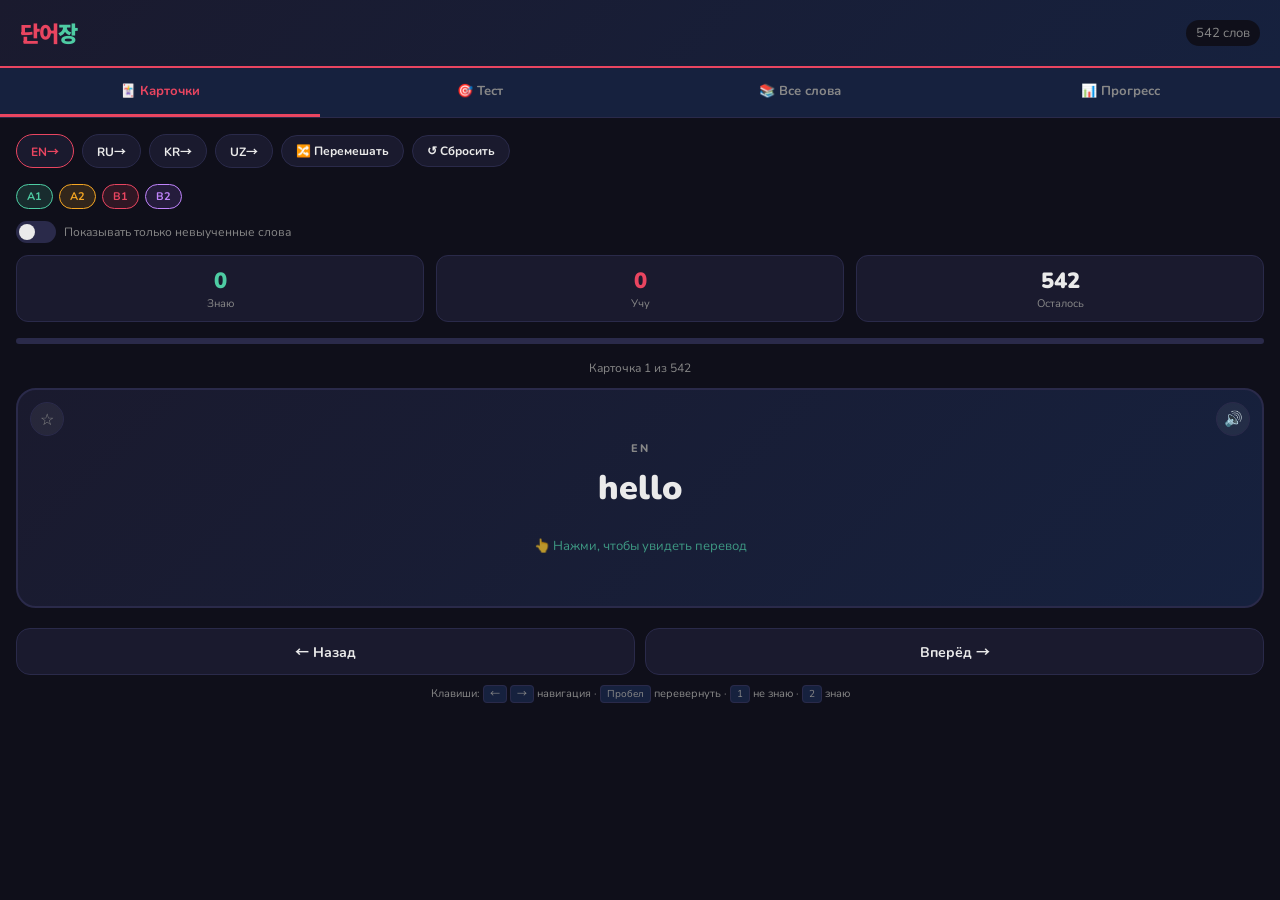
<file: vocabulary_trainer_uz%20%284%29%20%281%29.html>
<!DOCTYPE html>
<html lang="ru">
<head>
<meta charset="UTF-8">
<meta name="viewport" content="width=device-width, initial-scale=1.0">
<title>Словарь слов — EN/RU/KR/UZ</title>
<style>
  @import url('https://fonts.googleapis.com/css2?family=Nunito:wght@400;600;700;800;900&family=Noto+Sans+KR:wght@400;700&display=swap');

  :root {
    --bg: #0f0f1a;
    --card: #1a1a2e;
    --card2: #16213e;
    --accent: #e94560;
    --accent2: #0f3460;
    --gold: #f5a623;
    --green: #4ecca3;
    --text: #eaeaea;
    --muted: #888;
    --border: #2a2a4a;
  }

  * { box-sizing: border-box; margin: 0; padding: 0; }

  body {
    font-family: 'Nunito', 'Noto Sans KR', sans-serif;
    background: var(--bg);
    color: var(--text);
    min-height: 100vh;
    padding-bottom: 80px;
  }

  /* HEADER */
  header {
    background: linear-gradient(135deg, #1a1a2e, #16213e);
    padding: 16px 20px;
    border-bottom: 2px solid var(--accent);
    display: flex;
    align-items: center;
    justify-content: space-between;
    position: sticky;
    top: 0;
    z-index: 100;
  }

  .logo { font-size: 22px; font-weight: 900; color: var(--accent); letter-spacing: -1px; }
  .logo span { color: var(--green); }
  .word-count { font-size: 13px; color: var(--muted); background: var(--bg); padding: 4px 10px; border-radius: 20px; }

  /* TABS */
  .tabs {
    display: flex;
    background: var(--card2);
    border-bottom: 1px solid var(--border);
    overflow-x: auto;
  }

  .tab {
    flex: 1;
    min-width: 80px;
    padding: 14px 8px;
    text-align: center;
    font-size: 13px;
    font-weight: 700;
    color: var(--muted);
    cursor: pointer;
    border-bottom: 3px solid transparent;
    transition: all 0.2s;
    white-space: nowrap;
  }

  .tab.active {
    color: var(--accent);
    border-bottom-color: var(--accent);
  }

  /* SCREEN */
  .screen { display: none; padding: 16px; }
  .screen.active { display: block; }

  /* FLASHCARD */
  .card-controls {
    display: flex;
    gap: 8px;
    margin-bottom: 16px;
    flex-wrap: wrap;
    align-items: center;
  }

  .btn-small {
    padding: 7px 14px;
    border: 1.5px solid var(--border);
    background: var(--card);
    color: var(--text);
    border-radius: 20px;
    font-size: 12px;
    font-weight: 700;
    cursor: pointer;
    transition: all 0.2s;
    font-family: inherit;
  }

  .btn-small.active, .btn-small:hover { border-color: var(--accent); color: var(--accent); }

  .progress-bar-wrap {
    background: var(--border);
    border-radius: 10px;
    height: 6px;
    margin-bottom: 16px;
    overflow: hidden;
  }

  .progress-bar-fill {
    height: 100%;
    background: linear-gradient(90deg, var(--accent), var(--gold));
    border-radius: 10px;
    transition: width 0.4s;
  }

  .progress-text {
    font-size: 12px;
    color: var(--muted);
    text-align: center;
    margin-bottom: 12px;
  }

  /* FLASHCARD FLIP */
  .flashcard-area {
    perspective: 1200px;
    margin-bottom: 20px;
  }

  .flashcard {
    width: 100%;
    min-height: 220px;
    position: relative;
    transform-style: preserve-3d;
    transition: transform 0.5s cubic-bezier(.4,2,.4,1);
    cursor: pointer;
  }

  .flashcard.flipped { transform: rotateY(180deg); }

  .card-face {
    position: absolute;
    width: 100%;
    min-height: 220px;
    backface-visibility: hidden;
    border-radius: 20px;
    display: flex;
    flex-direction: column;
    align-items: center;
    justify-content: center;
    padding: 30px 20px;
    text-align: center;
  }

  .card-front {
    background: linear-gradient(135deg, var(--card), var(--card2));
    border: 2px solid var(--border);
  }

  .card-back {
    background: linear-gradient(135deg, var(--accent2), #1a1a3e);
    border: 2px solid var(--accent);
    transform: rotateY(180deg);
  }

  .card-lang-badge {
    font-size: 11px;
    font-weight: 800;
    letter-spacing: 2px;
    color: var(--muted);
    margin-bottom: 12px;
    text-transform: uppercase;
  }

  .card-word {
    font-size: 34px;
    font-weight: 900;
    line-height: 1.2;
    margin-bottom: 8px;
  }

  .card-sub {
    font-size: 15px;
    color: var(--muted);
  }

  .card-hint {
    font-size: 13px;
    color: var(--green);
    margin-top: 20px;
    opacity: 0.7;
  }

  .card-actions {
    display: flex;
    gap: 12px;
    margin-bottom: 16px;
  }

  .btn-know {
    flex: 1;
    padding: 14px;
    border: none;
    border-radius: 14px;
    font-size: 15px;
    font-weight: 800;
    cursor: pointer;
    font-family: inherit;
    transition: all 0.2s;
  }

  .btn-know-yes { background: var(--green); color: #0f1a14; }
  .btn-know-no { background: var(--accent); color: #fff; }
  .btn-know:hover { opacity: 0.85; transform: scale(0.97); }

  .btn-nav {
    flex: 1;
    padding: 12px;
    border: 1.5px solid var(--border);
    background: var(--card);
    color: var(--text);
    border-radius: 14px;
    font-size: 14px;
    font-weight: 700;
    cursor: pointer;
    font-family: inherit;
    transition: all 0.2s;
  }

  .btn-nav:hover { border-color: var(--accent); }

  /* STATS BAR */
  .stats-bar {
    display: flex;
    gap: 12px;
    margin-bottom: 16px;
  }

  .stat-box {
    flex: 1;
    background: var(--card);
    border-radius: 12px;
    padding: 10px;
    text-align: center;
    border: 1px solid var(--border);
  }

  .stat-num { font-size: 22px; font-weight: 900; }
  .stat-num.green { color: var(--green); }
  .stat-num.red { color: var(--accent); }
  .stat-label { font-size: 11px; color: var(--muted); }

  /* QUIZ */
  .quiz-header {
    display: flex;
    gap: 8px;
    margin-bottom: 16px;
    flex-wrap: wrap;
  }

  .quiz-question-box {
    background: linear-gradient(135deg, var(--card), var(--card2));
    border: 2px solid var(--border);
    border-radius: 20px;
    padding: 30px 20px;
    text-align: center;
    margin-bottom: 20px;
    min-height: 130px;
    display: flex;
    flex-direction: column;
    align-items: center;
    justify-content: center;
  }

  .quiz-question-lang {
    font-size: 11px;
    letter-spacing: 2px;
    color: var(--muted);
    text-transform: uppercase;
    margin-bottom: 10px;
  }

  .quiz-question-word {
    font-size: 30px;
    font-weight: 900;
  }

  .quiz-options {
    display: grid;
    grid-template-columns: 1fr 1fr;
    gap: 10px;
    margin-bottom: 16px;
  }

  .quiz-option {
    padding: 16px 12px;
    border: 2px solid var(--border);
    background: var(--card);
    color: var(--text);
    border-radius: 14px;
    font-size: 14px;
    font-weight: 700;
    cursor: pointer;
    font-family: inherit;
    transition: all 0.2s;
    text-align: center;
    word-break: break-word;
  }

  .quiz-option:hover { border-color: var(--accent); }
  .quiz-option.correct { border-color: var(--green); background: rgba(78,204,163,0.15); color: var(--green); }
  .quiz-option.wrong { border-color: var(--accent); background: rgba(233,69,96,0.15); color: var(--accent); }

  .quiz-score {
    display: flex;
    gap: 10px;
    margin-bottom: 16px;
  }

  .score-box {
    flex: 1;
    background: var(--card);
    border-radius: 12px;
    padding: 10px;
    text-align: center;
    border: 1px solid var(--border);
    font-size: 20px;
    font-weight: 900;
  }

  /* WORDLIST */
  .search-box {
    width: 100%;
    padding: 12px 16px;
    border: 1.5px solid var(--border);
    background: var(--card);
    color: var(--text);
    border-radius: 14px;
    font-size: 14px;
    font-family: inherit;
    margin-bottom: 12px;
    outline: none;
  }

  .search-box:focus { border-color: var(--accent); }

  .word-table {
    display: flex;
    flex-direction: column;
    gap: 6px;
  }

  .word-row {
    display: grid;
    grid-template-columns: 1fr 1fr 1fr 1fr;
    gap: 8px;
    background: var(--card);
    border: 1px solid var(--border);
    border-radius: 12px;
    padding: 10px 12px;
    font-size: 13px;
    align-items: center;
  }

  .word-row:nth-child(even) { background: var(--card2); }
  .word-en { color: var(--gold); font-weight: 700; }
  .word-ru { color: var(--text); }
  .word-kr { color: var(--green); font-family: 'Noto Sans KR', sans-serif; }
  .word-uz { color: #c084fc; }

  .filter-bar {
    display: flex;
    gap: 6px;
    margin-bottom: 12px;
    flex-wrap: wrap;
  }

  .level-badge {
    padding: 4px 10px;
    border-radius: 20px;
    font-size: 11px;
    font-weight: 700;
    cursor: pointer;
    border: 1.5px solid transparent;
    transition: all 0.2s;
  }
  .level-badge.A1 { background: rgba(78,204,163,0.15); color: var(--green); border-color: var(--green); }
  .level-badge.A2 { background: rgba(245,166,35,0.15); color: var(--gold); border-color: var(--gold); }
  .level-badge.B1 { background: rgba(233,69,96,0.15); color: var(--accent); border-color: var(--accent); }
  .level-badge.B2 { background: rgba(160,100,255,0.15); color: #c084fc; border-color: #c084fc; }
  .level-badge.inactive { opacity: 0.4; }

  .section-title {
    font-size: 12px;
    font-weight: 800;
    letter-spacing: 2px;
    color: var(--muted);
    text-transform: uppercase;
    padding: 8px 0 4px;
  }

  .nav-row {
    display: flex;
    gap: 10px;
    margin-top: 12px;
  }

  /* SPEAK BUTTON */
  .speak-btn {
    position: absolute;
    top: 12px;
    right: 12px;
    width: 34px;
    height: 34px;
    border-radius: 50%;
    border: 1.5px solid var(--border);
    background: rgba(255,255,255,0.06);
    color: var(--text);
    font-size: 15px;
    display: flex;
    align-items: center;
    justify-content: center;
    cursor: pointer;
    z-index: 2;
  }
  .speak-btn:hover { border-color: var(--accent); color: var(--accent); }
  .speak-btn:active { transform: scale(0.9); }

  .star-btn {
    position: absolute;
    top: 12px;
    left: 12px;
    width: 34px;
    height: 34px;
    border-radius: 50%;
    border: 1.5px solid var(--border);
    background: rgba(255,255,255,0.06);
    color: var(--muted);
    font-size: 16px;
    display: flex;
    align-items: center;
    justify-content: center;
    cursor: pointer;
    z-index: 2;
  }
  .star-btn.active { color: var(--gold); border-color: var(--gold); }

  .kbd-hint {
    font-size: 11px;
    color: var(--muted);
    text-align: center;
    margin-top: 10px;
  }
  .kbd-hint kbd {
    background: var(--card2);
    border: 1px solid var(--border);
    border-radius: 4px;
    padding: 1px 6px;
    font-family: inherit;
    font-size: 10px;
  }

  .toggle-row {
    display: flex;
    align-items: center;
    gap: 8px;
    margin-bottom: 12px;
    font-size: 12px;
    color: var(--muted);
  }

  .switch {
    position: relative;
    width: 40px;
    height: 22px;
    flex-shrink: 0;
  }
  .switch input { opacity: 0; width: 0; height: 0; }
  .switch-slider {
    position: absolute;
    cursor: pointer;
    inset: 0;
    background: var(--border);
    border-radius: 22px;
    transition: 0.2s;
  }
  .switch-slider::before {
    content: "";
    position: absolute;
    height: 16px;
    width: 16px;
    left: 3px;
    top: 3px;
    background: var(--text);
    border-radius: 50%;
    transition: 0.2s;
  }
  .switch input:checked + .switch-slider { background: var(--accent); }
  .switch input:checked + .switch-slider::before { transform: translateX(18px); background: #fff; }

  /* PROGRESS DASHBOARD */
  .level-progress-row {
    background: var(--card);
    border: 1px solid var(--border);
    border-radius: 12px;
    padding: 12px 14px;
    margin-bottom: 10px;
  }
  .level-progress-top {
    display: flex;
    justify-content: space-between;
    font-size: 12px;
    font-weight: 800;
    margin-bottom: 6px;
  }
  .level-progress-bar {
    background: var(--border);
    border-radius: 10px;
    height: 8px;
    overflow: hidden;
  }
  .level-progress-fill {
    height: 100%;
    border-radius: 10px;
    transition: width 0.4s;
  }
  .big-stat-grid {
    display: grid;
    grid-template-columns: 1fr 1fr;
    gap: 10px;
    margin-bottom: 18px;
  }
  .big-stat {
    background: var(--card);
    border: 1px solid var(--border);
    border-radius: 14px;
    padding: 16px;
    text-align: center;
  }
  .big-stat-num { font-size: 28px; font-weight: 900; }
  .big-stat-label { font-size: 11px; color: var(--muted); margin-top: 4px; }

  .data-actions {
    display: flex;
    gap: 10px;
    margin-top: 10px;
  }

  .status-filter {
    display: flex;
    gap: 6px;
    margin-bottom: 10px;
    flex-wrap: wrap;
  }

  .word-row-btns {
    display: flex;
    gap: 4px;
    justify-self: end;
  }
  .row-icon-btn {
    background: none;
    border: none;
    cursor: pointer;
    font-size: 14px;
    color: var(--muted);
    padding: 2px 4px;
  }
  .row-icon-btn.on { color: var(--gold); }
  .row-icon-btn.know-on { color: var(--green); }

  @media (max-width: 400px) {
    .word-row { grid-template-columns: 1fr 1fr 1fr 1fr; font-size: 11.5px; }
    .card-word { font-size: 28px; }
  }
</style>
</head>
<body>

<header>
  <div class="logo">단어<span>장</span></div>
  <div class="word-count" id="wordCountBadge">542 слов</div>
</header>

<div class="tabs">
  <div class="tab active" onclick="showTab('cards',event)">🃏 Карточки</div>
  <div class="tab" onclick="showTab('quiz',event)">🎯 Тест</div>
  <div class="tab" onclick="showTab('list',event)">📚 Все слова</div>
  <div class="tab" onclick="showTab('progress',event)">📊 Прогресс</div>
</div>

<!-- CARDS SCREEN -->
<div class="screen active" id="screen-cards">
  <div class="card-controls">
    <button class="btn-small active" id="dir-en" onclick="setCardDir('en')">EN→</button>
    <button class="btn-small" id="dir-ru" onclick="setCardDir('ru')">RU→</button>
    <button class="btn-small" id="dir-kr" onclick="setCardDir('kr')">KR→</button>
    <button class="btn-small" id="dir-uz" onclick="setCardDir('uz')">UZ→</button>
    <button class="btn-small" onclick="shuffleCards()">🔀 Перемешать</button>
    <button class="btn-small" onclick="resetProgress()">↺ Сбросить</button>
  </div>

  <div class="filter-bar" id="cards-level-filter">
    <span class="level-badge A1" onclick="toggleLevel('A1',this)">A1</span>
    <span class="level-badge A2" onclick="toggleLevel('A2',this)">A2</span>
    <span class="level-badge B1" onclick="toggleLevel('B1',this)">B1</span>
    <span class="level-badge B2" onclick="toggleLevel('B2',this)">B2</span>
  </div>

  <div class="toggle-row">
    <label class="switch">
      <input type="checkbox" id="only-unlearned" onchange="toggleOnlyUnlearned()">
      <span class="switch-slider"></span>
    </label>
    <span>Показывать только невыученные слова</span>
  </div>

  <div class="stats-bar">
    <div class="stat-box"><div class="stat-num green" id="stat-know">0</div><div class="stat-label">Знаю</div></div>
    <div class="stat-box"><div class="stat-num red" id="stat-dontknow">0</div><div class="stat-label">Учу</div></div>
    <div class="stat-box"><div class="stat-num" id="stat-left">542</div><div class="stat-label">Осталось</div></div>
  </div>

  <div class="progress-bar-wrap"><div class="progress-bar-fill" id="progress-fill" style="width:0%"></div></div>
  <div class="progress-text" id="progress-text">Карточка 1 из 542</div>

  <div class="flashcard-area">
    <div class="flashcard" id="flashcard" onclick="flipCard()">
      <div class="card-face card-front">
        <button class="star-btn" id="star-btn-front" onclick="toggleFavoriteCurrent(event)">☆</button>
        <button class="speak-btn" onclick="speakCurrent(event)">🔊</button>
        <div class="card-lang-badge" id="card-front-lang">ENGLISH</div>
        <div class="card-word" id="card-front-word">hello</div>
        <div class="card-hint">👆 Нажми, чтобы увидеть перевод</div>
      </div>
      <div class="card-face card-back">
        <button class="star-btn" id="star-btn-back" onclick="toggleFavoriteCurrent(event)">☆</button>
        <div class="card-lang-badge" id="card-back-lang">РУССКИЙ / 한국어</div>
        <div class="card-word" id="card-back-word1">привет</div>
        <div class="card-sub" id="card-back-word2">안녕하세요</div>
      </div>
    </div>
  </div>

  <div class="card-actions" id="card-actions" style="display:none">
    <button class="btn-know btn-know-no" onclick="markCard(false)">✗ Не знаю</button>
    <button class="btn-know btn-know-yes" onclick="markCard(true)">✓ Знаю</button>
  </div>

  <div class="nav-row">
    <button class="btn-nav" onclick="prevCard()">← Назад</button>
    <button class="btn-nav" onclick="nextCard()">Вперёд →</button>
  </div>
  <div class="kbd-hint">Клавиши: <kbd>←</kbd> <kbd>→</kbd> навигация · <kbd>Пробел</kbd> перевернуть · <kbd>1</kbd> не знаю · <kbd>2</kbd> знаю</div>
</div>

<!-- QUIZ SCREEN -->
<div class="screen" id="screen-quiz">
  <div class="quiz-header">
    <button class="btn-small active" id="q-dir1" onclick="setQuizDir('en-ru')">EN→RU</button>
    <button class="btn-small" id="q-dir2" onclick="setQuizDir('ru-en')">RU→EN</button>
    <button class="btn-small" id="q-dir3" onclick="setQuizDir('kr-en')">KR→EN</button>
    <button class="btn-small" id="q-dir4" onclick="setQuizDir('uz-en')">UZ→EN</button>
    <button class="btn-small" id="q-dir5" onclick="setQuizDir('en-uz')">EN→UZ</button>
    <button class="btn-small" onclick="startQuiz()">🔀 Новый раунд</button>
  </div>

  <div class="filter-bar" id="quiz-level-filter">
    <span class="level-badge A1" onclick="toggleLevel('A1',this)">A1</span>
    <span class="level-badge A2" onclick="toggleLevel('A2',this)">A2</span>
    <span class="level-badge B1" onclick="toggleLevel('B1',this)">B1</span>
    <span class="level-badge B2" onclick="toggleLevel('B2',this)">B2</span>
  </div>

  <div class="toggle-row">
    <label class="switch">
      <input type="checkbox" id="smart-quiz" checked onchange="toggleSmartQuiz()">
      <span class="switch-slider"></span>
    </label>
    <span>Умный режим — чаще спрашивать слова, которые вы ещё учите</span>
  </div>

  <div class="quiz-score">
    <div class="score-box" style="color:var(--green)">✓ <span id="quiz-correct">0</span></div>
    <div class="score-box" style="color:var(--accent)">✗ <span id="quiz-wrong">0</span></div>
    <div class="score-box" style="color:var(--muted)">📝 <span id="quiz-total">0</span></div>
  </div>

  <div class="quiz-question-box" style="position:relative">
    <button class="speak-btn" onclick="speakQuizQuestion(event)">🔊</button>
    <div class="quiz-question-lang" id="quiz-q-lang">ENGLISH</div>
    <div class="quiz-question-word" id="quiz-q-word">—</div>
  </div>

  <div class="quiz-options" id="quiz-options"></div>
</div>

<!-- LIST SCREEN -->
<div class="screen" id="screen-list">
  <input class="search-box" type="text" placeholder="🔍 Поиск..." oninput="filterWords(this.value)" id="search-input">
  <div class="filter-bar">
    <span class="level-badge A1" onclick="toggleLevel('A1',this)">A1 Базовый</span>
    <span class="level-badge A2" onclick="toggleLevel('A2',this)">A2 Начальный</span>
    <span class="level-badge B1" onclick="toggleLevel('B1',this)">B1 Средний</span>
    <span class="level-badge B2" onclick="toggleLevel('B2',this)">B2 Выше среднего</span>
  </div>
  <div class="status-filter" id="status-filter">
    <button class="btn-small active" onclick="setStatusFilter('all',this)">Все</button>
    <button class="btn-small" onclick="setStatusFilter('known',this)">✓ Знаю</button>
    <button class="btn-small" onclick="setStatusFilter('dontknow',this)">✗ Учу</button>
    <button class="btn-small" onclick="setStatusFilter('star',this)">⭐ Избранное</button>
    <button class="btn-small" onclick="setStatusFilter('new',this)">Новые</button>
  </div>
  <div style="display:grid;grid-template-columns:1fr 1fr 1fr 1fr auto;gap:4px;padding:6px 0;font-size:11px;color:var(--muted);font-weight:800;letter-spacing:1px">
    <span>ENGLISH</span><span>РУССКИЙ</span><span>한국어</span><span>O'ZBEK</span><span></span>
  </div>
  <div class="word-table" id="word-table"></div>
</div>

<!-- PROGRESS SCREEN -->
<div class="screen" id="screen-progress">
  <div class="big-stat-grid">
    <div class="big-stat"><div class="big-stat-num green" id="prog-known">0</div><div class="big-stat-label">Слов выучено</div></div>
    <div class="big-stat"><div class="big-stat-num red" id="prog-learning">0</div><div class="big-stat-label">В процессе</div></div>
    <div class="big-stat"><div class="big-stat-num" id="prog-total-pct">0%</div><div class="big-stat-label">Прогресс по базе</div></div>
    <div class="big-stat"><div class="big-stat-num" id="prog-quiz-acc">—</div><div class="big-stat-label">Точность в тесте</div></div>
  </div>

  <div class="section-title">По уровням</div>
  <div id="level-progress-list"></div>

  <div class="section-title">Данные</div>
  <div class="data-actions">
    <button class="btn-nav" onclick="exportProgress()">💾 Экспорт прогресса</button>
    <button class="btn-nav" onclick="document.getElementById('import-file').click()">📂 Импорт прогресса</button>
  </div>
  <input type="file" id="import-file" accept="application/json" style="display:none" onchange="importProgress(event)">
  <div class="nav-row">
    <button class="btn-nav" style="border-color:var(--accent);color:var(--accent)" onclick="resetAllProgress()">🗑 Сбросить весь прогресс</button>
  </div>
</div>

<script>
// =============================================
// 1000 WORDS: en, ru, kr, level
// Levels: A1=basic, A2=elementary, B1=intermediate, B2=upper-intermediate
// =============================================
const WORDS = [
// ===== A1 - САМЫЕ БАЗОВЫЕ (1-250) =====
// Приветствия и базовые фразы
{en:"hello",ru:"привет",kr:"안녕하세요",uz:"salom",lv:"A1"},
{en:"goodbye",ru:"пока / до свидания",kr:"안녕히 가세요",uz:"xayr / ko'rishguncha",lv:"A1"},
{en:"thank you",ru:"спасибо",kr:"감사합니다",uz:"rahmat",lv:"A1"},
{en:"please",ru:"пожалуйста",kr:"제발",uz:"iltimos",lv:"A1"},
{en:"sorry",ru:"извините",kr:"죄송합니다",uz:"kechirasiz",lv:"A1"},
{en:"yes",ru:"да",kr:"네",uz:"ha",lv:"A1"},
{en:"no",ru:"нет",kr:"아니요",uz:"yo'q",lv:"A1"},
{en:"okay",ru:"хорошо / ладно",kr:"괜찮아요",uz:"yaxshi / mayli",lv:"A1"},
{en:"excuse me",ru:"простите",kr:"실례합니다",uz:"uzr",lv:"A1"},
{en:"good morning",ru:"доброе утро",kr:"좋은 아침이에요",uz:"xayrli tong",lv:"A1"},
{en:"good night",ru:"спокойной ночи",kr:"잘 자요",uz:"xayrli tun",lv:"A1"},
{en:"how are you",ru:"как дела?",kr:"어떻게 지내세요?",uz:"qanday yashayapsiz?",lv:"A1"},
{en:"I am fine",ru:"я в порядке",kr:"저는 잘 지내요",uz:"yaxshi yashayapman",lv:"A1"},
{en:"nice to meet you",ru:"приятно познакомиться",kr:"만나서 반가워요",uz:"tanishganimdan xursandman",lv:"A1"},
{en:"what is your name",ru:"как тебя зовут?",kr:"이름이 뭐예요?",uz:"ismingiz nima?",lv:"A1"},
{en:"my name is",ru:"меня зовут",kr:"제 이름은",uz:"mening ismim",lv:"A1"},
{en:"where are you from",ru:"откуда ты?",kr:"어디서 왔어요?",uz:"qayerdan kelgansiz?",lv:"A1"},
{en:"I am from",ru:"я из",kr:"저는 ~에서 왔어요",uz:"men ... dan kelganman",lv:"A1"},
{en:"I don't understand",ru:"я не понимаю",kr:"이해 못 했어요",uz:"tushunmadim",lv:"A1"},
{en:"please repeat",ru:"повторите пожалуйста",kr:"다시 말해 주세요",uz:"qayta ayting",lv:"A1"},

// Числа
{en:"one",ru:"один",kr:"하나 / 일",uz:"bir",lv:"A1"},
{en:"two",ru:"два",kr:"둘 / 이",uz:"ikki",lv:"A1"},
{en:"three",ru:"три",kr:"셋 / 삼",uz:"uch",lv:"A1"},
{en:"four",ru:"четыре",kr:"넷 / 사",uz:"to'rt",lv:"A1"},
{en:"five",ru:"пять",kr:"다섯 / 오",uz:"besh",lv:"A1"},
{en:"six",ru:"шесть",kr:"여섯 / 육",uz:"olti",lv:"A1"},
{en:"seven",ru:"семь",kr:"일곱 / 칠",uz:"yetti",lv:"A1"},
{en:"eight",ru:"восемь",kr:"여덟 / 팔",uz:"sakkiz",lv:"A1"},
{en:"nine",ru:"девять",kr:"아홉 / 구",uz:"to'qqiz",lv:"A1"},
{en:"ten",ru:"десять",kr:"열 / 십",uz:"o'n",lv:"A1"},
{en:"hundred",ru:"сто",kr:"백",uz:"yuz",lv:"A1"},
{en:"thousand",ru:"тысяча",kr:"천",uz:"ming",lv:"A1"},

// Дни недели
{en:"Monday",ru:"понедельник",kr:"월요일",uz:"dushanba",lv:"A1"},
{en:"Tuesday",ru:"вторник",kr:"화요일",uz:"seshanba",lv:"A1"},
{en:"Wednesday",ru:"среда",kr:"수요일",uz:"chorshanba",lv:"A1"},
{en:"Thursday",ru:"четверг",kr:"목요일",uz:"payshanba",lv:"A1"},
{en:"Friday",ru:"пятница",kr:"금요일",uz:"juma",lv:"A1"},
{en:"Saturday",ru:"суббота",kr:"토요일",uz:"shanba",lv:"A1"},
{en:"Sunday",ru:"воскресенье",kr:"일요일",uz:"yakshanba",lv:"A1"},
{en:"today",ru:"сегодня",kr:"오늘",uz:"bugun",lv:"A1"},
{en:"tomorrow",ru:"завтра",kr:"내일",uz:"ertaga",lv:"A1"},
{en:"yesterday",ru:"вчера",kr:"어제",uz:"kecha",lv:"A1"},

// Цвета
{en:"red",ru:"красный",kr:"빨간색",uz:"qizil",lv:"A1"},
{en:"blue",ru:"синий / голубой",kr:"파란색",uz:"ko'k / moviy",lv:"A1"},
{en:"green",ru:"зелёный",kr:"초록색",uz:"yashil",lv:"A1"},
{en:"yellow",ru:"жёлтый",kr:"노란색",uz:"sariq",lv:"A1"},
{en:"white",ru:"белый",kr:"흰색",uz:"oq",lv:"A1"},
{en:"black",ru:"чёрный",kr:"검정색",uz:"qora",lv:"A1"},
{en:"pink",ru:"розовый",kr:"분홍색",uz:"pushti",lv:"A1"},
{en:"orange",ru:"оранжевый",kr:"주황색",uz:"to'q sariq",lv:"A1"},

// Семья
{en:"family",ru:"семья",kr:"가족",uz:"oila",lv:"A1"},
{en:"mother",ru:"мама",kr:"어머니 / 엄마",uz:"ona / mama",lv:"A1"},
{en:"father",ru:"папа",kr:"아버지 / 아빠",uz:"ota / papa",lv:"A1"},
{en:"sister",ru:"сестра",kr:"언니 / 누나 / 여동생",uz:"singil / opa",lv:"A1"},
{en:"brother",ru:"брат",kr:"오빠 / 형 / 남동생",uz:"aka / uka",lv:"A1"},
{en:"grandmother",ru:"бабушка",kr:"할머니",uz:"buvi",lv:"A1"},
{en:"grandfather",ru:"дедушка",kr:"할아버지",uz:"bobo",lv:"A1"},
{en:"friend",ru:"друг / подруга",kr:"친구",uz:"do'st",lv:"A1"},
{en:"child",ru:"ребёнок",kr:"아이",uz:"bola",lv:"A1"},
{en:"baby",ru:"малыш / младенец",kr:"아기",uz:"chaqaloq",lv:"A1"},

// Еда и напитки базовые
{en:"water",ru:"вода",kr:"물",uz:"suv",lv:"A1"},
{en:"food",ru:"еда",kr:"음식",uz:"ovqat",lv:"A1"},
{en:"rice",ru:"рис",kr:"밥",uz:"guruch / palov",lv:"A1"},
{en:"bread",ru:"хлеб",kr:"빵",uz:"non",lv:"A1"},
{en:"meat",ru:"мясо",kr:"고기",uz:"go'sht",lv:"A1"},
{en:"fish",ru:"рыба",kr:"생선",uz:"baliq",lv:"A1"},
{en:"milk",ru:"молоко",kr:"우유",uz:"sut",lv:"A1"},
{en:"tea",ru:"чай",kr:"차",uz:"choy",lv:"A1"},
{en:"coffee",ru:"кофе",kr:"커피",uz:"qahva",lv:"A1"},
{en:"juice",ru:"сок",kr:"주스",uz:"sharbat",lv:"A1"},
{en:"apple",ru:"яблоко",kr:"사과",uz:"olma",lv:"A1"},
{en:"banana",ru:"банан",kr:"바나나",uz:"banan",lv:"A1"},
{en:"egg",ru:"яйцо",kr:"달걀",uz:"tuxum",lv:"A1"},
{en:"soup",ru:"суп",kr:"국",uz:"sho'rva",lv:"A1"},

// Базовые глаголы
{en:"to eat",ru:"есть / кушать",kr:"먹다",uz:"yemoq",lv:"A1"},
{en:"to drink",ru:"пить",kr:"마시다",uz:"ichmoq",lv:"A1"},
{en:"to go",ru:"идти",kr:"가다",uz:"bormoq",lv:"A1"},
{en:"to come",ru:"приходить",kr:"오다",uz:"kelmoq",lv:"A1"},
{en:"to see",ru:"видеть",kr:"보다",uz:"ko'rmoq",lv:"A1"},
{en:"to hear",ru:"слышать",kr:"듣다",uz:"eshitmoq",lv:"A1"},
{en:"to speak",ru:"говорить",kr:"말하다",uz:"gapirmoq",lv:"A1"},
{en:"to read",ru:"читать",kr:"읽다",uz:"o'qimoq",lv:"A1"},
{en:"to write",ru:"писать",kr:"쓰다",uz:"yozmoq",lv:"A1"},
{en:"to sleep",ru:"спать",kr:"자다",uz:"uxlamoq",lv:"A1"},
{en:"to wake up",ru:"просыпаться",kr:"일어나다",uz:"uyg'onmoq",lv:"A1"},
{en:"to sit",ru:"сидеть",kr:"앉다",uz:"o'tirmoq",lv:"A1"},
{en:"to stand",ru:"стоять",kr:"서다",uz:"turmoq",lv:"A1"},
{en:"to walk",ru:"ходить / гулять",kr:"걷다",uz:"yurmoq",lv:"A1"},
{en:"to run",ru:"бежать",kr:"뛰다",uz:"yugurmoq",lv:"A1"},
{en:"to work",ru:"работать",kr:"일하다",uz:"ishlash",lv:"A1"},
{en:"to study",ru:"учиться",kr:"공부하다",uz:"o'qish",lv:"A1"},
{en:"to buy",ru:"покупать",kr:"사다",uz:"sotib olmoq",lv:"A1"},
{en:"to love",ru:"любить",kr:"사랑하다",uz:"sevmoq",lv:"A1"},
{en:"to like",ru:"нравиться",kr:"좋아하다",uz:"yoqtirmoq",lv:"A1"},

// Базовые прилагательные
{en:"big",ru:"большой",kr:"크다",uz:"katta",lv:"A1"},
{en:"small",ru:"маленький",kr:"작다",uz:"kichik",lv:"A1"},
{en:"good",ru:"хороший",kr:"좋다",uz:"yaxshi",lv:"A1"},
{en:"bad",ru:"плохой",kr:"나쁘다",uz:"yomon",lv:"A1"},
{en:"hot",ru:"горячий",kr:"뜨겁다",uz:"issiq",lv:"A1"},
{en:"cold",ru:"холодный",kr:"춥다",uz:"sovuq",lv:"A1"},
{en:"new",ru:"новый",kr:"새롭다",uz:"yangi",lv:"A1"},
{en:"old",ru:"старый",kr:"오래되다",uz:"eski",lv:"A1"},
{en:"fast",ru:"быстрый",kr:"빠르다",uz:"tez",lv:"A1"},
{en:"slow",ru:"медленный",kr:"느리다",uz:"sekin",lv:"A1"},
{en:"happy",ru:"счастливый",kr:"행복하다",uz:"baxtli",lv:"A1"},
{en:"sad",ru:"грустный",kr:"슬프다",uz:"xafa",lv:"A1"},
{en:"tired",ru:"усталый",kr:"피곤하다",uz:"charchagan",lv:"A1"},
{en:"hungry",ru:"голодный",kr:"배고프다",uz:"och",lv:"A1"},
{en:"thirsty",ru:"хотеть пить",kr:"목마르다",uz:"chanqagan",lv:"A1"},

// Место и направление
{en:"here",ru:"здесь",kr:"여기",uz:"bu yerda",lv:"A1"},
{en:"there",ru:"там",kr:"거기",uz:"u yerda",lv:"A1"},
{en:"left",ru:"левый / налево",kr:"왼쪽",uz:"chap",lv:"A1"},
{en:"right",ru:"правый / направо",kr:"오른쪽",uz:"o'ng",lv:"A1"},
{en:"up",ru:"вверх",kr:"위",uz:"yuqori",lv:"A1"},
{en:"down",ru:"вниз",kr:"아래",uz:"quyi",lv:"A1"},
{en:"house",ru:"дом",kr:"집",uz:"uy",lv:"A1"},
{en:"school",ru:"школа",kr:"학교",uz:"maktab",lv:"A1"},
{en:"hospital",ru:"больница",kr:"병원",uz:"shifoxona",lv:"A1"},
{en:"store / shop",ru:"магазин",kr:"가게",uz:"do'kon",lv:"A1"},
{en:"restaurant",ru:"ресторан",kr:"식당",uz:"restoran",lv:"A1"},
{en:"street",ru:"улица",kr:"거리",uz:"ko'cha",lv:"A1"},
{en:"city",ru:"город",kr:"도시",uz:"shahar",lv:"A1"},
{en:"country",ru:"страна",kr:"나라",uz:"mamlakat",lv:"A1"},

// Время
{en:"morning",ru:"утро",kr:"아침",uz:"ertalab",lv:"A1"},
{en:"afternoon",ru:"день / после обеда",kr:"오후",uz:"tushdan keyin",lv:"A1"},
{en:"evening",ru:"вечер",kr:"저녁",uz:"kechqurun",lv:"A1"},
{en:"night",ru:"ночь",kr:"밤",uz:"kecha",lv:"A1"},
{en:"hour",ru:"час",kr:"시간",uz:"soat",lv:"A1"},
{en:"minute",ru:"минута",kr:"분",uz:"daqiqa",lv:"A1"},
{en:"day",ru:"день",kr:"날",uz:"kun",lv:"A1"},
{en:"week",ru:"неделя",kr:"주",uz:"hafta",lv:"A1"},
{en:"month",ru:"месяц",kr:"월",uz:"oy",lv:"A1"},
{en:"year",ru:"год",kr:"년",uz:"yil",lv:"A1"},

// Тело человека базовые
{en:"head",ru:"голова",kr:"머리",uz:"bosh",lv:"A1"},
{en:"eye",ru:"глаз",kr:"눈",uz:"ko'z",lv:"A1"},
{en:"nose",ru:"нос",kr:"코",uz:"burun",lv:"A1"},
{en:"mouth",ru:"рот",kr:"입",uz:"og'iz",lv:"A1"},
{en:"ear",ru:"ухо",kr:"귀",uz:"quloq",lv:"A1"},
{en:"hand",ru:"рука",kr:"손",uz:"qo'l",lv:"A1"},
{en:"leg",ru:"нога",kr:"다리",uz:"oyoq",lv:"A1"},
{en:"heart",ru:"сердце",kr:"심장",uz:"yurak",lv:"A1"},

// Вопросительные слова
{en:"what",ru:"что",kr:"무엇",uz:"nima",lv:"A1"},
{en:"who",ru:"кто",kr:"누구",uz:"kim",lv:"A1"},
{en:"where",ru:"где",kr:"어디",uz:"qayer",lv:"A1"},
{en:"when",ru:"когда",kr:"언제",uz:"qachon",lv:"A1"},
{en:"why",ru:"почему",kr:"왜",uz:"nega",lv:"A1"},
{en:"how",ru:"как",kr:"어떻게",uz:"qanday",lv:"A1"},
{en:"how much",ru:"сколько стоит",kr:"얼마예요",uz:"qancha turadi",lv:"A1"},
{en:"how many",ru:"сколько",kr:"몇",uz:"nechta",lv:"A1"},

// Транспорт базовый
{en:"car",ru:"машина",kr:"차",uz:"mashina",lv:"A1"},
{en:"bus",ru:"автобус",kr:"버스",uz:"avtobus",lv:"A1"},
{en:"taxi",ru:"такси",kr:"택시",uz:"taksi",lv:"A1"},
{en:"train",ru:"поезд",kr:"기차",uz:"poezd",lv:"A1"},
{en:"plane",ru:"самолёт",kr:"비행기",uz:"samolyot",lv:"A1"},
{en:"subway",ru:"метро",kr:"지하철",uz:"metro",lv:"A1"},

// Погода базовая
{en:"weather",ru:"погода",kr:"날씨",uz:"ob-havo",lv:"A1"},
{en:"sun",ru:"солнце",kr:"해",uz:"quyosh",lv:"A1"},
{en:"rain",ru:"дождь",kr:"비",uz:"yomg'ir",lv:"A1"},
{en:"snow",ru:"снег",kr:"눈",uz:"qor",lv:"A1"},
{en:"wind",ru:"ветер",kr:"바람",uz:"shamol",lv:"A1"},
{en:"hot weather",ru:"жарко",kr:"더워요",uz:"havo issiq",lv:"A1"},
{en:"cold weather",ru:"холодно",kr:"추워요",uz:"havo sovuq",lv:"A1"},

// ===== A2 - НАЧАЛЬНЫЙ (251-500) =====
// В ресторане / кафе
{en:"menu",ru:"меню",kr:"메뉴",uz:"menyu",lv:"A2"},
{en:"order",ru:"заказ / заказывать",kr:"주문",uz:"buyurtma / buyurtma bermoq",lv:"A2"},
{en:"waiter",ru:"официант",kr:"종업원",uz:"ofitsiant",lv:"A2"},
{en:"bill / check",ru:"счёт",kr:"계산서",uz:"hisob",lv:"A2"},
{en:"delicious",ru:"вкусный",kr:"맛있다",uz:"mazali",lv:"A2"},
{en:"spicy",ru:"острый",kr:"맵다",uz:"achchiq",lv:"A2"},
{en:"sweet",ru:"сладкий",kr:"달다",uz:"shirin",lv:"A2"},
{en:"sour",ru:"кислый",kr:"시다",uz:"nordon",lv:"A2"},
{en:"salty",ru:"солёный",kr:"짜다",uz:"sho'r",lv:"A2"},
{en:"vegetarian",ru:"вегетарианец",kr:"채식주의자",uz:"vegetarianchi",lv:"A2"},
{en:"reservation",ru:"бронирование",kr:"예약",uz:"bron qilish",lv:"A2"},
{en:"portion",ru:"порция",kr:"1인분",uz:"porsiya",lv:"A2"},
{en:"takeout",ru:"еда навынос",kr:"포장",uz:"olib ketish",lv:"A2"},
{en:"tip",ru:"чаевые",kr:"팁",uz:"choy puli",lv:"A2"},

// Покупки
{en:"price",ru:"цена",kr:"가격",uz:"narx",lv:"A2"},
{en:"discount",ru:"скидка",kr:"할인",uz:"chegirma",lv:"A2"},
{en:"sale",ru:"распродажа",kr:"세일",uz:"sotuv",lv:"A2"},
{en:"expensive",ru:"дорогой",kr:"비싸다",uz:"qimmat",lv:"A2"},
{en:"cheap",ru:"дешёвый",kr:"싸다",uz:"arzon",lv:"A2"},
{en:"receipt",ru:"чек",kr:"영수증",uz:"chek",lv:"A2"},
{en:"change",ru:"сдача",kr:"거스름돈",uz:"qaytim",lv:"A2"},
{en:"credit card",ru:"кредитная карта",kr:"신용카드",uz:"kredit karta",lv:"A2"},
{en:"cash",ru:"наличные",kr:"현금",uz:"naqd pul",lv:"A2"},
{en:"size",ru:"размер",kr:"사이즈",uz:"o'lcham",lv:"A2"},
{en:"color",ru:"цвет",kr:"색깔",uz:"rang",lv:"A2"},
{en:"try on",ru:"примерить",kr:"입어보다",uz:"kiyib ko'rmoq",lv:"A2"},

// Путешествия
{en:"passport",ru:"паспорт",kr:"여권",uz:"pasport",lv:"A2"},
{en:"ticket",ru:"билет",kr:"티켓",uz:"chipta",lv:"A2"},
{en:"hotel",ru:"гостиница",kr:"호텔",uz:"mehmonxona",lv:"A2"},
{en:"check in",ru:"регистрация / заселиться",kr:"체크인",uz:"ro'yxatdan o'tish",lv:"A2"},
{en:"check out",ru:"выселиться",kr:"체크아웃",uz:"jo'nash",lv:"A2"},
{en:"luggage",ru:"багаж",kr:"짐",uz:"yuk",lv:"A2"},
{en:"airport",ru:"аэропорт",kr:"공항",uz:"aeroport",lv:"A2"},
{en:"flight",ru:"рейс",kr:"비행",uz:"reys",lv:"A2"},
{en:"boarding pass",ru:"посадочный талон",kr:"탑승권",uz:"posadka taloni",lv:"A2"},
{en:"customs",ru:"таможня",kr:"세관",uz:"bojxona",lv:"A2"},
{en:"visa",ru:"виза",kr:"비자",uz:"viza",lv:"A2"},
{en:"map",ru:"карта",kr:"지도",uz:"xarita",lv:"A2"},
{en:"tourist",ru:"турист",kr:"관광객",uz:"turist",lv:"A2"},
{en:"tour",ru:"экскурсия / тур",kr:"관광",uz:"ekskursiya",lv:"A2"},

// Здоровье
{en:"doctor",ru:"врач",kr:"의사",uz:"shifokor",lv:"A2"},
{en:"nurse",ru:"медсестра",kr:"간호사",uz:"hamshira",lv:"A2"},
{en:"pharmacy",ru:"аптека",kr:"약국",uz:"dorixona",lv:"A2"},
{en:"medicine",ru:"лекарство",kr:"약",uz:"dori",lv:"A2"},
{en:"headache",ru:"головная боль",kr:"두통",uz:"bosh og'rig'i",lv:"A2"},
{en:"fever",ru:"температура / жар",kr:"열",uz:"harorat / isitma",lv:"A2"},
{en:"cold",ru:"простуда",kr:"감기",uz:"shamollash",lv:"A2"},
{en:"pain",ru:"боль",kr:"통증",uz:"og'riq",lv:"A2"},
{en:"healthy",ru:"здоровый",kr:"건강하다",uz:"sog'lom",lv:"A2"},
{en:"sick",ru:"больной",kr:"아프다",uz:"kasal",lv:"A2"},
{en:"allergy",ru:"аллергия",kr:"알레르기",uz:"allergiya",lv:"A2"},
{en:"appointment",ru:"запись к врачу",kr:"예약",uz:"qabulga yozilish",lv:"A2"},

// Работа и учёба
{en:"job",ru:"работа",kr:"직업",uz:"ish",lv:"A2"},
{en:"office",ru:"офис",kr:"사무실",uz:"ofis",lv:"A2"},
{en:"meeting",ru:"встреча / совещание",kr:"회의",uz:"uchrashuv / majlis",lv:"A2"},
{en:"boss",ru:"начальник",kr:"상사",uz:"boshliq",lv:"A2"},
{en:"colleague",ru:"коллега",kr:"동료",uz:"hamkasb",lv:"A2"},
{en:"salary",ru:"зарплата",kr:"월급",uz:"maosh",lv:"A2"},
{en:"vacation",ru:"отпуск",kr:"휴가",uz:"ta'til",lv:"A2"},
{en:"deadline",ru:"дедлайн",kr:"마감",uz:"muddat",lv:"A2"},
{en:"university",ru:"университет",kr:"대학교",uz:"universitet",lv:"A2"},
{en:"student",ru:"студент",kr:"학생",uz:"talaba",lv:"A2"},
{en:"teacher",ru:"учитель",kr:"선생님",uz:"o'qituvchi",lv:"A2"},
{en:"class",ru:"урок / класс",kr:"수업",uz:"dars / sinf",lv:"A2"},
{en:"homework",ru:"домашнее задание",kr:"숙제",uz:"uy vazifasi",lv:"A2"},
{en:"exam",ru:"экзамен",kr:"시험",uz:"imtihon",lv:"A2"},
{en:"library",ru:"библиотека",kr:"도서관",uz:"kutubxona",lv:"A2"},

// Развлечения и хобби
{en:"movie",ru:"фильм",kr:"영화",uz:"film",lv:"A2"},
{en:"music",ru:"музыка",kr:"음악",uz:"musiqa",lv:"A2"},
{en:"song",ru:"песня",kr:"노래",uz:"qo'shiq",lv:"A2"},
{en:"book",ru:"книга",kr:"책",uz:"kitob",lv:"A2"},
{en:"game",ru:"игра",kr:"게임",uz:"o'yin",lv:"A2"},
{en:"sport",ru:"спорт",kr:"운동",uz:"sport",lv:"A2"},
{en:"concert",ru:"концерт",kr:"콘서트",uz:"konsert",lv:"A2"},
{en:"party",ru:"вечеринка",kr:"파티",uz:"ziyofat",lv:"A2"},
{en:"birthday",ru:"день рождения",kr:"생일",uz:"tug'ilgan kun",lv:"A2"},
{en:"present / gift",ru:"подарок",kr:"선물",uz:"sovg'a",lv:"A2"},
{en:"hobby",ru:"хобби",kr:"취미",uz:"hobbu",lv:"A2"},
{en:"travel",ru:"путешествие",kr:"여행",uz:"sayohat",lv:"A2"},
{en:"photo",ru:"фотография",kr:"사진",uz:"rasm / surat",lv:"A2"},

// Телефон и интернет
{en:"phone",ru:"телефон",kr:"전화",uz:"telefon",lv:"A2"},
{en:"call",ru:"звонить",kr:"전화하다",uz:"qo'ng'iroq qilmoq",lv:"A2"},
{en:"message",ru:"сообщение",kr:"메시지",uz:"xabar",lv:"A2"},
{en:"internet",ru:"интернет",kr:"인터넷",uz:"internet",lv:"A2"},
{en:"app",ru:"приложение",kr:"앱",uz:"ilova",lv:"A2"},
{en:"password",ru:"пароль",kr:"비밀번호",uz:"parol",lv:"A2"},
{en:"email",ru:"электронная почта",kr:"이메일",uz:"elektron pochta",lv:"A2"},
{en:"social media",ru:"социальные сети",kr:"소셜 미디어",uz:"ijtimoiy tarmoqlar",lv:"A2"},

// Описание людей
{en:"tall",ru:"высокий",kr:"키가 크다",uz:"baland bo'yli",lv:"A2"},
{en:"short",ru:"низкий / короткий",kr:"키가 작다",uz:"past bo'yli",lv:"A2"},
{en:"young",ru:"молодой",kr:"젊다",uz:"yosh",lv:"A2"},
{en:"handsome",ru:"красивый (о мужчине)",kr:"잘생겼다",uz:"kelishgan",lv:"A2"},
{en:"beautiful",ru:"красивая",kr:"아름답다",uz:"go'zal",lv:"A2"},
{en:"kind",ru:"добрый",kr:"친절하다",uz:"mehribon",lv:"A2"},
{en:"smart",ru:"умный",kr:"똑똑하다",uz:"aqlli",lv:"A2"},
{en:"funny",ru:"смешной / весёлый",kr:"재미있다",uz:"qiziqarli",lv:"A2"},
{en:"shy",ru:"застенчивый",kr:"수줍다",uz:"uyatchan",lv:"A2"},

// Квартира и быт
{en:"room",ru:"комната",kr:"방",uz:"xona",lv:"A2"},
{en:"kitchen",ru:"кухня",kr:"부엌",uz:"oshxona",lv:"A2"},
{en:"bathroom",ru:"ванная",kr:"화장실",uz:"hammom",lv:"A2"},
{en:"bed",ru:"кровать",kr:"침대",uz:"karavot",lv:"A2"},
{en:"table",ru:"стол",kr:"탁자",uz:"stol",lv:"A2"},
{en:"chair",ru:"стул",kr:"의자",uz:"stul",lv:"A2"},
{en:"window",ru:"окно",kr:"창문",uz:"deraza",lv:"A2"},
{en:"door",ru:"дверь",kr:"문",uz:"eshik",lv:"A2"},
{en:"key",ru:"ключ",kr:"열쇠",uz:"kalit",lv:"A2"},
{en:"rent",ru:"аренда / снимать",kr:"월세",uz:"ijara",lv:"A2"},
{en:"clean",ru:"чистый / убирать",kr:"청소하다",uz:"tozalamoq",lv:"A2"},
{en:"washing machine",ru:"стиральная машина",kr:"세탁기",uz:"kir yuvish mashinasi",lv:"A2"},

// Природа
{en:"mountain",ru:"гора",kr:"산",uz:"tog'",lv:"A2"},
{en:"sea / ocean",ru:"море / океан",kr:"바다",uz:"dengiz / okean",lv:"A2"},
{en:"river",ru:"река",kr:"강",uz:"daryo",lv:"A2"},
{en:"forest",ru:"лес",kr:"숲",uz:"o'rmon",lv:"A2"},
{en:"flower",ru:"цветок",kr:"꽃",uz:"gul",lv:"A2"},
{en:"tree",ru:"дерево",kr:"나무",uz:"daraxt",lv:"A2"},
{en:"sky",ru:"небо",kr:"하늘",uz:"osmon",lv:"A2"},
{en:"moon",ru:"луна",kr:"달",uz:"oy",lv:"A2"},
{en:"star",ru:"звезда",kr:"별",uz:"yulduz",lv:"A2"},

// ===== B1 - СРЕДНИЙ (501-750) =====
// Детальные описания чувств
{en:"excited",ru:"взволнованный",kr:"신이 나다",uz:"hayajonlangan",lv:"B1"},
{en:"nervous",ru:"нервный",kr:"긴장하다",uz:"asabiy",lv:"B1"},
{en:"surprised",ru:"удивлённый",kr:"놀라다",uz:"hayron",lv:"B1"},
{en:"angry",ru:"злой",kr:"화가 나다",uz:"g'azablangan",lv:"B1"},
{en:"disappointed",ru:"разочарованный",kr:"실망하다",uz:"umidsizlangan",lv:"B1"},
{en:"embarrassed",ru:"смущённый",kr:"부끄럽다",uz:"uyalgan",lv:"B1"},
{en:"proud",ru:"гордый",kr:"자랑스럽다",uz:"g'ururli",lv:"B1"},
{en:"lonely",ru:"одинокий",kr:"외롭다",uz:"yolg'iz",lv:"B1"},
{en:"jealous",ru:"ревнивый / завистливый",kr:"질투하다",uz:"rashkchi / hasadchi",lv:"B1"},
{en:"grateful",ru:"благодарный",kr:"감사하다",uz:"minnatdor",lv:"B1"},
{en:"anxious",ru:"тревожный",kr:"불안하다",uz:"tashvishli",lv:"B1"},
{en:"bored",ru:"скучающий",kr:"지루하다",uz:"zeriqqan",lv:"B1"},
{en:"confident",ru:"уверенный",kr:"자신감 있다",uz:"ishonchli",lv:"B1"},
{en:"stressed",ru:"в стрессе",kr:"스트레스받다",uz:"stressda",lv:"B1"},
{en:"comfortable",ru:"комфортный / удобный",kr:"편하다",uz:"qulay / yoqimli",lv:"B1"},

// Характер и личность
{en:"honest",ru:"честный",kr:"솔직하다",uz:"halol",lv:"B1"},
{en:"responsible",ru:"ответственный",kr:"책임감 있다",uz:"mas'uliyatli",lv:"B1"},
{en:"patient",ru:"терпеливый",kr:"참을성 있다",uz:"sabr-toqatli",lv:"B1"},
{en:"polite",ru:"вежливый",kr:"공손하다",uz:"odobli",lv:"B1"},
{en:"rude",ru:"грубый",kr:"무례하다",uz:"qo'pol",lv:"B1"},
{en:"generous",ru:"щедрый",kr:"관대하다",uz:"saxiy",lv:"B1"},
{en:"selfish",ru:"эгоистичный",kr:"이기적이다",uz:"xudbin",lv:"B1"},
{en:"creative",ru:"творческий",kr:"창의적이다",uz:"ijodiy",lv:"B1"},
{en:"ambitious",ru:"амбициозный",kr:"야망이 있다",uz:"ambitsiyali",lv:"B1"},
{en:"stubborn",ru:"упрямый",kr:"고집스럽다",uz:"qaysar",lv:"B1"},

// Разговор и общение
{en:"to agree",ru:"соглашаться",kr:"동의하다",uz:"rozi bo'lmoq",lv:"B1"},
{en:"to disagree",ru:"не соглашаться",kr:"동의하지 않다",uz:"rozi bo'lmaslik",lv:"B1"},
{en:"to complain",ru:"жаловаться",kr:"불평하다",uz:"shikoyat qilmoq",lv:"B1"},
{en:"to suggest",ru:"предлагать",kr:"제안하다",uz:"taklif qilmoq",lv:"B1"},
{en:"to refuse",ru:"отказывать",kr:"거절하다",uz:"rad etmoq",lv:"B1"},
{en:"to promise",ru:"обещать",kr:"약속하다",uz:"va'da qilmoq",lv:"B1"},
{en:"to explain",ru:"объяснять",kr:"설명하다",uz:"tushuntirmoq",lv:"B1"},
{en:"to describe",ru:"описывать",kr:"묘사하다",uz:"tasvirlash",lv:"B1"},
{en:"to discuss",ru:"обсуждать",kr:"토론하다",uz:"muhokama qilmoq",lv:"B1"},
{en:"to argue",ru:"спорить",kr:"말다툼하다",uz:"bahslashmoq",lv:"B1"},
{en:"to advise",ru:"советовать",kr:"조언하다",uz:"maslahat bermoq",lv:"B1"},
{en:"to invite",ru:"приглашать",kr:"초대하다",uz:"taklif qilmoq",lv:"B1"},
{en:"to apologize",ru:"извиняться",kr:"사과하다",uz:"kechirim so'ramoq",lv:"B1"},
{en:"to congratulate",ru:"поздравлять",kr:"축하하다",uz:"tabriklamoq",lv:"B1"},
{en:"to compliment",ru:"делать комплимент",kr:"칭찬하다",uz:"maqtamoq",lv:"B1"},

// Деньги и финансы
{en:"bank",ru:"банк",kr:"은행",uz:"bank",lv:"B1"},
{en:"account",ru:"счёт",kr:"계좌",uz:"hisob",lv:"B1"},
{en:"transfer",ru:"перевод",kr:"이체",uz:"o'tkazma",lv:"B1"},
{en:"loan",ru:"кредит / займ",kr:"대출",uz:"qarz / kredit",lv:"B1"},
{en:"budget",ru:"бюджет",kr:"예산",uz:"byudjet",lv:"B1"},
{en:"savings",ru:"сбережения",kr:"저축",uz:"jamg'arma",lv:"B1"},
{en:"investment",ru:"инвестиция",kr:"투자",uz:"investitsiya",lv:"B1"},
{en:"insurance",ru:"страховка",kr:"보험",uz:"sug'urta",lv:"B1"},
{en:"tax",ru:"налог",kr:"세금",uz:"soliq",lv:"B1"},
{en:"income",ru:"доход",kr:"소득",uz:"daromad",lv:"B1"},

// Профессии
{en:"engineer",ru:"инженер",kr:"엔지니어",uz:"muhandis",lv:"B1"},
{en:"programmer",ru:"программист",kr:"프로그래머",uz:"dasturchi",lv:"B1"},
{en:"designer",ru:"дизайнер",kr:"디자이너",uz:"dizayner",lv:"B1"},
{en:"lawyer",ru:"юрист / адвокат",kr:"변호사",uz:"yurist / advokat",lv:"B1"},
{en:"accountant",ru:"бухгалтер",kr:"회계사",uz:"buxgalter",lv:"B1"},
{en:"chef",ru:"шеф-повар",kr:"요리사",uz:"oshpaz",lv:"B1"},
{en:"journalist",ru:"журналист",kr:"기자",uz:"jurnalist",lv:"B1"},
{en:"actor",ru:"актёр",kr:"배우",uz:"aktyor",lv:"B1"},
{en:"musician",ru:"музыкант",kr:"음악가",uz:"musiqachi",lv:"B1"},
{en:"athlete",ru:"спортсмен",kr:"운동선수",uz:"sportchi",lv:"B1"},
{en:"politician",ru:"политик",kr:"정치인",uz:"siyosatchi",lv:"B1"},
{en:"scientist",ru:"учёный",kr:"과학자",uz:"olim",lv:"B1"},
{en:"pilot",ru:"пилот",kr:"조종사",uz:"pilot",lv:"B1"},
{en:"firefighter",ru:"пожарный",kr:"소방관",uz:"o't o'chiruvchi",lv:"B1"},
{en:"police officer",ru:"полицейский",kr:"경찰관",uz:"politsiyachi",lv:"B1"},

// Образование
{en:"degree",ru:"степень / диплом",kr:"학위",uz:"daraja / diplom",lv:"B1"},
{en:"scholarship",ru:"стипендия",kr:"장학금",uz:"stipendiya",lv:"B1"},
{en:"subject",ru:"предмет",kr:"과목",uz:"fan / predmet",lv:"B1"},
{en:"grade",ru:"оценка",kr:"성적",uz:"baho",lv:"B1"},
{en:"research",ru:"исследование",kr:"연구",uz:"tadqiqot",lv:"B1"},
{en:"essay",ru:"эссе / сочинение",kr:"에세이",uz:"insho",lv:"B1"},
{en:"presentation",ru:"презентация",kr:"발표",uz:"prezentatsiya",lv:"B1"},
{en:"semester",ru:"семестр",kr:"학기",uz:"semestr",lv:"B1"},
{en:"graduate",ru:"выпускник / окончить",kr:"졸업하다",uz:"bitirmoq",lv:"B1"},
{en:"lecture",ru:"лекция",kr:"강의",uz:"ma'ruza",lv:"B1"},

// Отношения
{en:"relationship",ru:"отношения",kr:"관계",uz:"munosabatlar",lv:"B1"},
{en:"boyfriend",ru:"парень",kr:"남자친구",uz:"yigit do'st",lv:"B1"},
{en:"girlfriend",ru:"девушка",kr:"여자친구",uz:"qiz do'st",lv:"B1"},
{en:"couple",ru:"пара",kr:"커플",uz:"juft",lv:"B1"},
{en:"date",ru:"свидание",kr:"데이트",uz:"uchrashuv",lv:"B1"},
{en:"wedding",ru:"свадьба",kr:"결혼식",uz:"to'y",lv:"B1"},
{en:"marriage",ru:"брак",kr:"결혼",uz:"nikoh",lv:"B1"},
{en:"divorce",ru:"развод",kr:"이혼",uz:"ajrashish",lv:"B1"},
{en:"ex",ru:"бывший / бывшая",kr:"전 남자친구/여자친구",uz:"ex",lv:"B1"},
{en:"trust",ru:"доверие",kr:"신뢰",uz:"ishonch",lv:"B1"},

// Технологии
{en:"smartphone",ru:"смартфон",kr:"스마트폰",uz:"smartfon",lv:"B1"},
{en:"laptop",ru:"ноутбук",kr:"노트북",uz:"noutbuk",lv:"B1"},
{en:"software",ru:"программное обеспечение",kr:"소프트웨어",uz:"dasturiy ta'minot",lv:"B1"},
{en:"website",ru:"сайт",kr:"웹사이트",uz:"veb-sayt",lv:"B1"},
{en:"download",ru:"скачивать",kr:"다운로드하다",uz:"yuklab olmoq",lv:"B1"},
{en:"upload",ru:"загружать",kr:"업로드하다",uz:"yuklash",lv:"B1"},
{en:"update",ru:"обновление",kr:"업데이트",uz:"yangilash",lv:"B1"},
{en:"battery",ru:"батарея",kr:"배터리",uz:"batareya",lv:"B1"},
{en:"charger",ru:"зарядное устройство",kr:"충전기",uz:"zaryadlovchi",lv:"B1"},
{en:"bluetooth",ru:"блютуз",kr:"블루투스",uz:"bluetooth",lv:"B1"},
{en:"wifi",ru:"вайфай",kr:"와이파이",uz:"wifi",lv:"B1"},

// Транспорт детально
{en:"traffic",ru:"пробка / трафик",kr:"교통",uz:"tiqilinch / trafik",lv:"B1"},
{en:"parking",ru:"парковка",kr:"주차",uz:"avtoturargoh",lv:"B1"},
{en:"gas station",ru:"заправка",kr:"주유소",uz:"yoqilg'i quyish stantsiyasi",lv:"B1"},
{en:"license",ru:"права / лицензия",kr:"면허증",uz:"huquq / litsenziya",lv:"B1"},
{en:"accident",ru:"авария / несчастный случай",kr:"사고",uz:"avariya / baxtsiz hodisa",lv:"B1"},
{en:"delay",ru:"задержка",kr:"지연",uz:"kechikish",lv:"B1"},
{en:"platform",ru:"платформа",kr:"플랫폼",uz:"platforma",lv:"B1"},

// Рассуждения и мнения
{en:"opinion",ru:"мнение",kr:"의견",uz:"fikr",lv:"B1"},
{en:"point of view",ru:"точка зрения",kr:"관점",uz:"nuqtai nazar",lv:"B1"},
{en:"example",ru:"пример",kr:"예시",uz:"misol",lv:"B1"},
{en:"reason",ru:"причина",kr:"이유",uz:"sabab",lv:"B1"},
{en:"result",ru:"результат",kr:"결과",uz:"natija",lv:"B1"},
{en:"problem",ru:"проблема",kr:"문제",uz:"muammo",lv:"B1"},
{en:"solution",ru:"решение",kr:"해결책",uz:"yechim",lv:"B1"},
{en:"advantage",ru:"преимущество",kr:"장점",uz:"afzallik",lv:"B1"},
{en:"disadvantage",ru:"недостаток",kr:"단점",uz:"kamchilik",lv:"B1"},
{en:"choice",ru:"выбор",kr:"선택",uz:"tanlov",lv:"B1"},
{en:"decision",ru:"решение",kr:"결정",uz:"qaror",lv:"B1"},
{en:"plan",ru:"план",kr:"계획",uz:"reja",lv:"B1"},
{en:"goal",ru:"цель",kr:"목표",uz:"maqsad",lv:"B1"},
{en:"experience",ru:"опыт",kr:"경험",uz:"tajriba",lv:"B1"},

// ===== B2 - ВЫШЕ СРЕДНЕГО (751-1000) =====
// Абстрактные концепции
{en:"perspective",ru:"перспектива",kr:"관점",uz:"nuqtai nazar",lv:"B2"},
{en:"perception",ru:"восприятие",kr:"인식",uz:"idrok",lv:"B2"},
{en:"assumption",ru:"предположение",kr:"가정",uz:"taxmin",lv:"B2"},
{en:"interpretation",ru:"интерпретация",kr:"해석",uz:"talqin",lv:"B2"},
{en:"contradiction",ru:"противоречие",kr:"모순",uz:"ziddiyat",lv:"B2"},
{en:"principle",ru:"принцип",kr:"원칙",uz:"tamoyil",lv:"B2"},
{en:"concept",ru:"концепция",kr:"개념",uz:"tushuncha",lv:"B2"},
{en:"theory",ru:"теория",kr:"이론",uz:"nazariya",lv:"B2"},
{en:"evidence",ru:"доказательство",kr:"증거",uz:"dalil",lv:"B2"},
{en:"argument",ru:"аргумент",kr:"주장",uz:"argument",lv:"B2"},

// Продвинутые глаголы
{en:"to negotiate",ru:"переговаривать",kr:"협상하다",uz:"muzokaralar olib bormoq",lv:"B2"},
{en:"to persuade",ru:"убеждать",kr:"설득하다",uz:"ishontirmoq",lv:"B2"},
{en:"to manipulate",ru:"манипулировать",kr:"조종하다",uz:"manipulyatsiya qilmoq",lv:"B2"},
{en:"to influence",ru:"влиять",kr:"영향을 주다",uz:"ta'sir qilmoq",lv:"B2"},
{en:"to achieve",ru:"достигать",kr:"달성하다",uz:"erishmoq",lv:"B2"},
{en:"to overcome",ru:"преодолевать",kr:"극복하다",uz:"yengmoq",lv:"B2"},
{en:"to implement",ru:"внедрять / осуществлять",kr:"실행하다",uz:"amalga oshirmoq",lv:"B2"},
{en:"to evaluate",ru:"оценивать",kr:"평가하다",uz:"baholamoq",lv:"B2"},
{en:"to analyze",ru:"анализировать",kr:"분석하다",uz:"tahlil qilmoq",lv:"B2"},
{en:"to specialize",ru:"специализироваться",kr:"전문화하다",uz:"ixtisoslamoq",lv:"B2"},
{en:"to collaborate",ru:"сотрудничать",kr:"협력하다",uz:"hamkorlik qilmoq",lv:"B2"},
{en:"to participate",ru:"участвовать",kr:"참여하다",uz:"ishtirok etmoq",lv:"B2"},
{en:"to adapt",ru:"адаптироваться",kr:"적응하다",uz:"moslashmoq",lv:"B2"},
{en:"to prioritize",ru:"расставлять приоритеты",kr:"우선시하다",uz:"ustuvorliklarni belgilamoq",lv:"B2"},
{en:"to anticipate",ru:"предвидеть",kr:"예상하다",uz:"kutmoq",lv:"B2"},

// Бизнес и карьера
{en:"strategy",ru:"стратегия",kr:"전략",uz:"strategiya",lv:"B2"},
{en:"management",ru:"управление",kr:"경영",uz:"boshqaruv",lv:"B2"},
{en:"leadership",ru:"лидерство",kr:"리더십",uz:"rahbarlik",lv:"B2"},
{en:"entrepreneur",ru:"предприниматель",kr:"기업가",uz:"tadbirkor",lv:"B2"},
{en:"startup",ru:"стартап",kr:"스타트업",uz:"startap",lv:"B2"},
{en:"profit",ru:"прибыль",kr:"이익",uz:"foyda",lv:"B2"},
{en:"loss",ru:"убыток",kr:"손해",uz:"zarar",lv:"B2"},
{en:"competition",ru:"конкуренция",kr:"경쟁",uz:"raqobat",lv:"B2"},
{en:"market",ru:"рынок",kr:"시장",uz:"bozor",lv:"B2"},
{en:"brand",ru:"бренд",kr:"브랜드",uz:"brend",lv:"B2"},
{en:"marketing",ru:"маркетинг",kr:"마케팅",uz:"marketing",lv:"B2"},
{en:"contract",ru:"контракт",kr:"계약",uz:"shartnoma",lv:"B2"},
{en:"negotiation",ru:"переговоры",kr:"협상",uz:"muzokaralar",lv:"B2"},
{en:"promotion",ru:"повышение / продвижение",kr:"승진",uz:"ko'tarilish",lv:"B2"},
{en:"resign",ru:"увольняться",kr:"사직하다",uz:"iste'fo bermoq",lv:"B2"},

// Общество и культура
{en:"culture",ru:"культура",kr:"문화",uz:"madaniyat",lv:"B2"},
{en:"tradition",ru:"традиция",kr:"전통",uz:"an'ana",lv:"B2"},
{en:"generation",ru:"поколение",kr:"세대",uz:"avlod",lv:"B2"},
{en:"diversity",ru:"разнообразие",kr:"다양성",uz:"xilma-xillik",lv:"B2"},
{en:"equality",ru:"равенство",kr:"평등",uz:"tenglik",lv:"B2"},
{en:"discrimination",ru:"дискриминация",kr:"차별",uz:"kamsitish",lv:"B2"},
{en:"stereotype",ru:"стереотип",kr:"고정관념",uz:"stereotip",lv:"B2"},
{en:"prejudice",ru:"предрассудок",kr:"편견",uz:"xurofot",lv:"B2"},
{en:"minority",ru:"меньшинство",kr:"소수",uz:"ozchilik",lv:"B2"},
{en:"immigration",ru:"иммиграция",kr:"이민",uz:"immigratsiya",lv:"B2"},

// Политика
{en:"government",ru:"правительство",kr:"정부",uz:"hukumat",lv:"B2"},
{en:"democracy",ru:"демократия",kr:"민주주의",uz:"demokratiya",lv:"B2"},
{en:"election",ru:"выборы",kr:"선거",uz:"saylov",lv:"B2"},
{en:"vote",ru:"голосовать",kr:"투표하다",uz:"ovoz bermoq",lv:"B2"},
{en:"policy",ru:"политика / закон",kr:"정책",uz:"siyosat / qonun",lv:"B2"},
{en:"law",ru:"закон",kr:"법",uz:"qonun",lv:"B2"},
{en:"right",ru:"право",kr:"권리",uz:"huquq",lv:"B2"},
{en:"freedom",ru:"свобода",kr:"자유",uz:"erkinlik",lv:"B2"},
{en:"protest",ru:"протест",kr:"시위",uz:"norozilik",lv:"B2"},
{en:"corruption",ru:"коррупция",kr:"부패",uz:"korrupsiya",lv:"B2"},

// Экология и природа
{en:"environment",ru:"окружающая среда",kr:"환경",uz:"atrof-muhit",lv:"B2"},
{en:"pollution",ru:"загрязнение",kr:"오염",uz:"ifloslanish",lv:"B2"},
{en:"climate change",ru:"изменение климата",kr:"기후 변화",uz:"iqlim o'zgarishi",lv:"B2"},
{en:"renewable energy",ru:"возобновляемая энергия",kr:"재생 에너지",uz:"qayta tiklanadigan energiya",lv:"B2"},
{en:"recycling",ru:"переработка",kr:"재활용",uz:"qayta ishlash",lv:"B2"},
{en:"carbon footprint",ru:"углеродный след",kr:"탄소 발자국",uz:"uglerod izi",lv:"B2"},
{en:"sustainability",ru:"устойчивость",kr:"지속 가능성",uz:"barqarorlik",lv:"B2"},
{en:"ecosystem",ru:"экосистема",kr:"생태계",uz:"ekotizim",lv:"B2"},
{en:"endangered",ru:"под угрозой исчезновения",kr:"멸종 위기의",uz:"yo'qolib ketish xavfida",lv:"B2"},
{en:"global warming",ru:"глобальное потепление",kr:"지구 온난화",uz:"global isish",lv:"B2"},

// СМИ и информация
{en:"media",ru:"СМИ",kr:"미디어",uz:"OAV",lv:"B2"},
{en:"journalism",ru:"журналистика",kr:"저널리즘",uz:"jurnalistika",lv:"B2"},
{en:"broadcast",ru:"трансляция",kr:"방송",uz:"translyatsiya",lv:"B2"},
{en:"headline",ru:"заголовок",kr:"헤드라인",uz:"sarlavha",lv:"B2"},
{en:"fake news",ru:"фейк",kr:"가짜 뉴스",uz:"soxta yangiliklar",lv:"B2"},
{en:"censorship",ru:"цензура",kr:"검열",uz:"tsenzura",lv:"B2"},
{en:"privacy",ru:"конфиденциальность",kr:"개인 정보",uz:"maxfiylik",lv:"B2"},
{en:"algorithm",ru:"алгоритм",kr:"알고리즘",uz:"algoritm",lv:"B2"},
{en:"data",ru:"данные",kr:"데이터",uz:"ma'lumotlar",lv:"B2"},
{en:"artificial intelligence",ru:"искусственный интеллект",kr:"인공지능",uz:"sun'iy intellekt",lv:"B2"},

// Психология и ментальное здоровье
{en:"mental health",ru:"психическое здоровье",kr:"정신 건강",uz:"ruhiy salomatlik",lv:"B2"},
{en:"depression",ru:"депрессия",kr:"우울증",uz:"depressiya",lv:"B2"},
{en:"therapy",ru:"терапия",kr:"치료",uz:"terapiya",lv:"B2"},
{en:"self-esteem",ru:"самооценка",kr:"자존감",uz:"o'z-o'ziga baho",lv:"B2"},
{en:"motivation",ru:"мотивация",kr:"동기",uz:"motivatsiya",lv:"B2"},
{en:"mindfulness",ru:"осознанность",kr:"마음 챙김",uz:"ongli bo'lish",lv:"B2"},
{en:"burnout",ru:"выгорание",kr:"번아웃",uz:"charchoq / burnout",lv:"B2"},
{en:"trauma",ru:"травма",kr:"트라우마",uz:"travma",lv:"B2"},
{en:"addiction",ru:"зависимость",kr:"중독",uz:"qaramlik",lv:"B2"},
{en:"counseling",ru:"консультирование",kr:"상담",uz:"maslahat",lv:"B2"},

// Медицина
{en:"surgery",ru:"операция",kr:"수술",uz:"operatsiya",lv:"B2"},
{en:"diagnosis",ru:"диагноз",kr:"진단",uz:"tashxis",lv:"B2"},
{en:"symptom",ru:"симптом",kr:"증상",uz:"belgi",lv:"B2"},
{en:"treatment",ru:"лечение",kr:"치료",uz:"davolash",lv:"B2"},
{en:"vaccination",ru:"вакцинация",kr:"예방 접종",uz:"emlash",lv:"B2"},
{en:"chronic",ru:"хронический",kr:"만성의",uz:"surunkali",lv:"B2"},
{en:"prescription",ru:"рецепт",kr:"처방전",uz:"retsept",lv:"B2"},
{en:"emergency",ru:"скорая помощь / чрезвычайная ситуация",kr:"응급",uz:"favqulodda yordam",lv:"B2"},
{en:"organ",ru:"орган",kr:"장기",uz:"a'zo",lv:"B2"},
{en:"blood pressure",ru:"кровяное давление",kr:"혈압",uz:"qon bosimi",lv:"B2"},

// Образование и наука
{en:"hypothesis",ru:"гипотеза",kr:"가설",uz:"gipoteza",lv:"B2"},
{en:"experiment",ru:"эксперимент",kr:"실험",uz:"tajriba",lv:"B2"},
{en:"methodology",ru:"методология",kr:"방법론",uz:"metodologiya",lv:"B2"},
{en:"statistics",ru:"статистика",kr:"통계",uz:"statistika",lv:"B2"},
{en:"philosophy",ru:"философия",kr:"철학",uz:"falsafa",lv:"B2"},
{en:"psychology",ru:"психология",kr:"심리학",uz:"psixologiya",lv:"B2"},
{en:"linguistics",ru:"лингвистика",kr:"언어학",uz:"lingvistika",lv:"B2"},
{en:"economics",ru:"экономика",kr:"경제학",uz:"iqtisodiyot",lv:"B2"},
{en:"sociology",ru:"социология",kr:"사회학",uz:"sotsiologiya",lv:"B2"},
{en:"anthropology",ru:"антропология",kr:"인류학",uz:"antropologiya",lv:"B2"},

// Разговорные B2 выражения
{en:"on the other hand",ru:"с другой стороны",kr:"반면에",uz:"boshqa tomondan",lv:"B2"},
{en:"in addition",ru:"кроме того",kr:"게다가",uz:"bundan tashqari",lv:"B2"},
{en:"as a result",ru:"в результате",kr:"결과적으로",uz:"natijada",lv:"B2"},
{en:"in my opinion",ru:"по моему мнению",kr:"제 생각에는",uz:"mening fikrimcha",lv:"B2"},
{en:"to be honest",ru:"честно говоря",kr:"솔직히 말하면",uz:"rostini aytsam",lv:"B2"},
{en:"generally speaking",ru:"в целом",kr:"일반적으로",uz:"umuman olganda",lv:"B2"},
{en:"in contrast",ru:"в отличие от",kr:"반대로",uz:"aksincha",lv:"B2"},
{en:"regardless",ru:"несмотря на",kr:"상관없이",uz:"qat'i nazar",lv:"B2"},
{en:"consequently",ru:"следовательно",kr:"따라서",uz:"binobarin",lv:"B2"},
{en:"nevertheless",ru:"тем не менее",kr:"그럼에도 불구하고",uz:"shunga qaramay",lv:"B2"},
{en:"simultaneously",ru:"одновременно",kr:"동시에",uz:"bir vaqtda",lv:"B2"},
{en:"approximately",ru:"приблизительно",kr:"대략",uz:"taxminan",lv:"B2"},
{en:"significantly",ru:"значительно",kr:"상당히",uz:"sezilarli darajada",lv:"B2"},
{en:"obviously",ru:"очевидно",kr:"분명히",uz:"aniq",lv:"B2"},
{en:"apparently",ru:"по всей видимости",kr:"겉으로 보기에",uz:"ko'rinishidan",lv:"B2"},

// Дополнительные полезные слова B2
{en:"compromise",ru:"компромисс",kr:"타협",uz:"murosa",lv:"B2"},
{en:"ambiguous",ru:"неоднозначный",kr:"애매하다",uz:"noaniq",lv:"B2"},
{en:"coherent",ru:"связный / последовательный",kr:"일관성 있다",uz:"izchil / ketma-ket",lv:"B2"},
{en:"acknowledge",ru:"признавать",kr:"인정하다",uz:"tan olmoq",lv:"B2"},
{en:"emphasize",ru:"подчёркивать",kr:"강조하다",uz:"ta'kidlamoq",lv:"B2"},
{en:"justify",ru:"оправдывать",kr:"정당화하다",uz:"oqlash",lv:"B2"},
{en:"contradict",ru:"противоречить",kr:"모순되다",uz:"qarama-qarshi bo'lmoq",lv:"B2"},
{en:"demonstrate",ru:"демонстрировать",kr:"증명하다",uz:"namoyish etmoq",lv:"B2"},
{en:"distinguish",ru:"различать",kr:"구별하다",uz:"farqlash",lv:"B2"},
{en:"synthesize",ru:"синтезировать",kr:"종합하다",uz:"sintez qilmoq",lv:"B2"},
{en:"relevant",ru:"актуальный / релевантный",kr:"관련 있다",uz:"dolzarb / tegishli",lv:"B2"},
{en:"comprehensive",ru:"исчерпывающий",kr:"포괄적이다",uz:"to'liq",lv:"B2"},
{en:"subsequent",ru:"последующий",kr:"그 다음의",uz:"keyingi",lv:"B2"},
{en:"fundamental",ru:"фундаментальный",kr:"근본적이다",uz:"asosiy",lv:"B2"},
{en:"inevitable",ru:"неизбежный",kr:"불가피하다",uz:"muqarrar",lv:"B2"},
{en:"transparent",ru:"прозрачный",kr:"투명하다",uz:"shaffof",lv:"B2"},
{en:"vulnerable",ru:"уязвимый",kr:"취약하다",uz:"zaif",lv:"B2"},
{en:"efficient",ru:"эффективный",kr:"효율적이다",uz:"samarali",lv:"B2"},
{en:"flexible",ru:"гибкий",kr:"유연하다",uz:"moslashuvchan",lv:"B2"},
{en:"consistent",ru:"последовательный",kr:"일관성 있다",uz:"izchil",lv:"B2"},
];

// State
let cardIndex = 0;
let cardDir = 'en';
let cardFlipped = false;
let known = new Set();
let dontknow = new Set();
let favorites = new Set();
let quizDir = 'en-ru';
let quizCorrect = 0, quizWrong = 0, quizTotal = 0;
let allTimeCorrect = 0, allTimeWrong = 0;
let activeLevels = new Set(['A1','A2','B1','B2']);
let searchQuery = '';
let statusFilter = 'all';
let onlyUnlearned = false;
let smartQuiz = true;
let cardOrder = [];
let currentQuizIdx = null;
let currentQuizAWord = null;

const LEVEL_COLORS = {A1:'var(--green)',A2:'var(--gold)',B1:'var(--accent)',B2:'#c084fc'};
const canSpeak = typeof window.speechSynthesis !== 'undefined';

// ===== HELPERS =====
function filteredIndices(extraCheck) {
  const idx = [];
  for(let i=0;i<WORDS.length;i++) {
    if(!activeLevels.has(WORDS[i].lv)) continue;
    if(extraCheck && !extraCheck(i)) continue;
    idx.push(i);
  }
  return idx;
}

function rebuildCardOrder(keepPosition) {
  const prevId = cardOrder.length ? cardOrder[cardIndex] : null;
  let idx = filteredIndices(onlyUnlearned ? (i => !known.has(i)) : null);
  if(idx.length === 0) idx = filteredIndices(null); // never get stuck empty
  cardOrder = idx;
  if(cardOrder.length === 0) cardOrder = [0];
  if(keepPosition && prevId !== null) {
    const pos = cardOrder.indexOf(prevId);
    cardIndex = pos >= 0 ? pos : 0;
  } else {
    cardIndex = 0;
  }
}

// ===== TABS =====
function showTab(tab, evt) {
  document.querySelectorAll('.tab').forEach(t => t.classList.remove('active'));
  document.querySelectorAll('.screen').forEach(s => s.classList.remove('active'));
  document.querySelector(`#screen-${tab}`).classList.add('active');
  if(evt && evt.target) evt.target.classList.add('active');
  if(tab==='list') renderWordList();
  if(tab==='quiz') { if(currentQuizIdx===null) startQuiz(); }
  if(tab==='progress') renderProgressDashboard();
}

// ===== FLASHCARDS =====
function setCardDir(dir) {
  cardDir = dir;
  ['en','ru','kr','uz'].forEach(d => document.getElementById('dir-'+d).classList.remove('active'));
  document.getElementById('dir-'+dir).classList.add('active');
  renderCard();
}

function shuffleCards() {
  cardOrder = cardOrder.sort(() => Math.random()-0.5);
  cardIndex = 0;
  renderCard();
}

function toggleOnlyUnlearned() {
  onlyUnlearned = document.getElementById('only-unlearned').checked;
  rebuildCardOrder(false);
  renderCard();
}

function resetProgress() {
  if(!confirm('Сбросить прогресс карточек (Знаю / Учу)?')) return;
  known.clear();
  dontknow.clear();
  rebuildCardOrder(true);
  updateStats();
  renderCard();
}

function renderCard() {
  if(cardOrder.length === 0) rebuildCardOrder(false);
  const realId = cardOrder[cardIndex];
  const w = WORDS[realId];
  document.getElementById('flashcard').classList.remove('flipped');
  cardFlipped = false;
  document.getElementById('card-actions').style.display = 'none';

  const dirMap = {
    en: {front:'EN',back:'RU / KR / UZ',w1:w.en,w2:w.ru,w3:w.kr,w4:w.uz},
    ru: {front:'RU',back:'EN / KR / UZ',w1:w.ru,w2:w.en,w3:w.kr,w4:w.uz},
    kr: {front:'KR',back:'EN / RU / UZ',w1:w.kr,w2:w.en,w3:w.ru,w4:w.uz},
    uz: {front:'UZ',back:'EN / RU / KR',w1:w.uz,w2:w.en,w3:w.ru,w4:w.kr},
  };
  const d = dirMap[cardDir];
  document.getElementById('card-front-lang').textContent = d.front;
  document.getElementById('card-front-word').textContent = d.w1;
  document.getElementById('card-back-lang').textContent = d.back;
  document.getElementById('card-back-word1').textContent = d.w2;
  document.getElementById('card-back-word2').textContent = d.w3 + (d.w4 ? ' / ' + d.w4 : '');

  const isFav = favorites.has(realId);
  ['star-btn-front','star-btn-back'].forEach(id => {
    const el = document.getElementById(id);
    el.textContent = isFav ? '★' : '☆';
    el.classList.toggle('active', isFav);
  });

  const total = cardOrder.length;
  const pct = ((cardIndex+1)/total*100).toFixed(0);
  document.getElementById('progress-fill').style.width = pct+'%';
  document.getElementById('progress-text').textContent = `Карточка ${cardIndex+1} из ${total}`;
  updateStats();
}

function flipCard() {
  cardFlipped = !cardFlipped;
  document.getElementById('flashcard').classList.toggle('flipped', cardFlipped);
  document.getElementById('card-actions').style.display = cardFlipped ? 'flex' : 'none';
}

function markCard(isKnown) {
  const id = cardOrder[cardIndex];
  if(isKnown) { known.add(id); dontknow.delete(id); }
  else { dontknow.add(id); known.delete(id); }
  updateStats();
  if(onlyUnlearned && isKnown) {
    rebuildCardOrder(false);
    renderCard();
  } else {
    nextCard();
  }
}

function nextCard() {
  if(cardOrder.length === 0) return;
  if(cardIndex < cardOrder.length-1) cardIndex++;
  else cardIndex = 0;
  renderCard();
}

function prevCard() {
  if(cardOrder.length === 0) return;
  if(cardIndex > 0) cardIndex--;
  else cardIndex = cardOrder.length-1;
  renderCard();
}

function updateStats() {
  document.getElementById('stat-know').textContent = known.size;
  document.getElementById('stat-dontknow').textContent = dontknow.size;
  document.getElementById('stat-left').textContent = Math.max(0, WORDS.length - known.size - dontknow.size);
}

function toggleFavoriteCurrent(evt) {
  evt.stopPropagation();
  const id = cardOrder[cardIndex];
  if(favorites.has(id)) favorites.delete(id);
  else favorites.add(id);
  renderCard();
}

function speak(text, langCode) {
  if(!canSpeak || !text) return;
  try {
    window.speechSynthesis.cancel();
    const u = new SpeechSynthesisUtterance(text);
    u.lang = langCode || 'en-US';
    window.speechSynthesis.speak(u);
  } catch(e) { /* TTS unavailable — silently ignore */ }
}

function speakCurrent(evt) {
  evt.stopPropagation();
  const w = WORDS[cardOrder[cardIndex]];
  speak(w.en, 'en-US');
}

// ===== KEYBOARD SHORTCUTS (flashcards tab) =====
document.addEventListener('keydown', (e) => {
  if(!document.getElementById('screen-cards').classList.contains('active')) return;
  const tag = (document.activeElement && document.activeElement.tagName) || '';
  if(tag === 'INPUT' || tag === 'TEXTAREA') return;
  if(e.code === 'Space') { e.preventDefault(); flipCard(); }
  else if(e.code === 'ArrowRight') nextCard();
  else if(e.code === 'ArrowLeft') prevCard();
  else if(e.code === 'Digit1' && cardFlipped) markCard(false);
  else if(e.code === 'Digit2' && cardFlipped) markCard(true);
});

// ===== QUIZ =====
function setQuizDir(dir) {
  quizDir = dir;
  ['en-ru','ru-en','kr-en','uz-en','en-uz'].forEach((d,i) => {
    document.getElementById('q-dir'+(i+1)).classList.remove('active');
  });
  const map = {'en-ru':1,'ru-en':2,'kr-en':3,'uz-en':4,'en-uz':5};
  document.getElementById('q-dir'+map[dir]).classList.add('active');
  startQuiz();
}

function toggleSmartQuiz() {
  smartQuiz = document.getElementById('smart-quiz').checked;
}

function startQuiz() {
  quizCorrect = 0; quizWrong = 0; quizTotal = 0;
  document.getElementById('quiz-correct').textContent = 0;
  document.getElementById('quiz-wrong').textContent = 0;
  document.getElementById('quiz-total').textContent = 0;
  nextQuizQuestion();
}

function pickQuizWordIndex() {
  const pool = filteredIndices(null);
  if(pool.length === 0) return Math.floor(Math.random()*WORDS.length);
  if(smartQuiz) {
    const weak = pool.filter(i => dontknow.has(i));
    if(weak.length > 0 && Math.random() < 0.65) {
      return weak[Math.floor(Math.random()*weak.length)];
    }
  }
  return pool[Math.floor(Math.random()*pool.length)];
}

function nextQuizQuestion() {
  const pool = filteredIndices(null);
  const idx = pickQuizWordIndex();
  const correct = WORDS[idx];
  currentQuizIdx = idx;
  const qLang = quizDir.split('-')[0];
  const aLang = quizDir.split('-')[1];

  let qWord, aWord;
  if(qLang==='en') qWord = correct.en;
  else if(qLang==='ru') qWord = correct.ru;
  else if(qLang==='kr') qWord = correct.kr;
  else qWord = correct.uz;

  if(aLang==='en') aWord = correct.en;
  else if(aLang==='ru') aWord = correct.ru;
  else if(aLang==='kr') aWord = correct.kr;
  else aWord = correct.uz;

  currentQuizAWord = aWord;
  document.getElementById('quiz-q-lang').textContent = {en:'ENGLISH',ru:'РУССКИЙ',kr:'한국어',uz:"O'ZBEK"}[qLang];
  document.getElementById('quiz-q-word').textContent = qWord;

  // Generate 3 wrong answers (from the active-level pool where possible)
  const wrongs = [];
  const usedIdx = new Set([idx]);
  const sourcePool = pool.length > 3 ? pool : [...Array(WORDS.length).keys()];
  let guard = 0;
  while(wrongs.length < 3 && guard < 500) {
    guard++;
    const r = sourcePool[Math.floor(Math.random()*sourcePool.length)];
    if(!usedIdx.has(r)) {
      usedIdx.add(r);
      let w;
      if(aLang==='en') w = WORDS[r].en;
      else if(aLang==='ru') w = WORDS[r].ru;
      else if(aLang==='kr') w = WORDS[r].kr;
      else w = WORDS[r].uz;
      if(w !== aWord) wrongs.push(w);
    }
  }

  const options = [aWord, ...wrongs].sort(() => Math.random()-0.5);
  const container = document.getElementById('quiz-options');
  container.innerHTML = '';
  options.forEach(opt => {
    const btn = document.createElement('button');
    btn.className = 'quiz-option';
    btn.textContent = opt;
    btn.onclick = () => checkAnswer(btn, opt, aWord);
    container.appendChild(btn);
  });
}

function speakQuizQuestion(evt) {
  evt.stopPropagation();
  const qLang = quizDir.split('-')[0];
  if(qLang !== 'en' || currentQuizIdx === null) return;
  speak(WORDS[currentQuizIdx].en, 'en-US');
}

function checkAnswer(btn, selected, correct) {
  const btns = document.querySelectorAll('.quiz-option');
  btns.forEach(b => {
    b.onclick = null;
    if(b.textContent === correct) b.classList.add('correct');
    else if(b === btn && selected !== correct) b.classList.add('wrong');
  });

  quizTotal++;
  const id = currentQuizIdx;
  if(selected === correct) {
    quizCorrect++; allTimeCorrect++;
    if(id !== null) { dontknow.delete(id); }
    document.getElementById('quiz-correct').textContent = quizCorrect;
  } else {
    quizWrong++; allTimeWrong++;
    if(id !== null) { dontknow.add(id); known.delete(id); }
    document.getElementById('quiz-wrong').textContent = quizWrong;
  }
  document.getElementById('quiz-total').textContent = quizTotal;
  updateStats();

  setTimeout(nextQuizQuestion, 1200);
}

// ===== WORD LIST =====
function toggleLevel(lv, el) {
  if(activeLevels.has(lv)) activeLevels.delete(lv);
  else activeLevels.add(lv);
  document.querySelectorAll('.level-badge').forEach(b => {
    const l = b.textContent.trim().split(' ')[0];
    b.classList.toggle('inactive', !activeLevels.has(l));
  });
  rebuildCardOrder(true);
  renderCard();
  renderWordList();
}

function setStatusFilter(status, el) {
  statusFilter = status;
  document.querySelectorAll('#status-filter .btn-small').forEach(b => b.classList.remove('active'));
  if(el) el.classList.add('active');
  renderWordList();
}

function filterWords(q) {
  searchQuery = q.toLowerCase();
  renderWordList();
}

function toggleRowKnown(i, evt) {
  evt.stopPropagation();
  if(known.has(i)) known.delete(i);
  else { known.add(i); dontknow.delete(i); }
  updateStats();
  renderWordList();
}

function toggleRowFav(i, evt) {
  evt.stopPropagation();
  if(favorites.has(i)) favorites.delete(i);
  else favorites.add(i);
  renderWordList();
}

function renderWordList() {
  const q = searchQuery;
  const filtered = [];
  for(let i=0;i<WORDS.length;i++) {
    const w = WORDS[i];
    if(!activeLevels.has(w.lv)) continue;
    if(statusFilter === 'known' && !known.has(i)) continue;
    if(statusFilter === 'dontknow' && !dontknow.has(i)) continue;
    if(statusFilter === 'star' && !favorites.has(i)) continue;
    if(statusFilter === 'new' && (known.has(i) || dontknow.has(i))) continue;
    if(q && !(w.en.toLowerCase().includes(q) || w.ru.toLowerCase().includes(q) || w.kr.includes(q) || w.uz.toLowerCase().includes(q))) continue;
    filtered.push(i);
  }

  const tbl = document.getElementById('word-table');
  tbl.innerHTML = '';

  if(filtered.length === 0) {
    tbl.innerHTML = '<div style="color:var(--muted);padding:20px;text-align:center">Ничего не найдено</div>';
    return;
  }

  const frag = document.createDocumentFragment();
  filtered.forEach(i => {
    const w = WORDS[i];
    const row = document.createElement('div');
    row.className = 'word-row';
    row.style.gridTemplateColumns = '1fr 1fr 1fr 1fr auto';
    const knownOn = known.has(i);
    const favOn = favorites.has(i);
    row.innerHTML = `<span class="word-en">${w.en}</span><span class="word-ru">${w.ru}</span><span class="word-kr">${w.kr}</span><span class="word-uz">${w.uz}</span>
      <span class="word-row-btns">
        <button class="row-icon-btn ${favOn?'on':''}" title="Избранное">${favOn?'★':'☆'}</button>
        <button class="row-icon-btn ${knownOn?'know-on':''}" title="Знаю">${knownOn?'✓':'○'}</button>
        ${canSpeak?'<button class="row-icon-btn" title="Озвучить">🔊</button>':''}
      </span>`;
    const btns = row.querySelectorAll('.row-icon-btn');
    btns[0].onclick = (e) => toggleRowFav(i, e);
    btns[1].onclick = (e) => toggleRowKnown(i, e);
    if(canSpeak && btns[2]) btns[2].onclick = (e) => { e.stopPropagation(); speak(w.en, 'en-US'); };
    frag.appendChild(row);
  });
  tbl.appendChild(frag);
}

// ===== PROGRESS DASHBOARD =====
function renderProgressDashboard() {
  document.getElementById('prog-known').textContent = known.size;
  document.getElementById('prog-learning').textContent = dontknow.size;
  document.getElementById('prog-total-pct').textContent = Math.round(known.size / WORDS.length * 100) + '%';
  const totalAttempts = allTimeCorrect + allTimeWrong;
  document.getElementById('prog-quiz-acc').textContent = totalAttempts > 0 ? Math.round(allTimeCorrect/totalAttempts*100) + '%' : '—';

  const levels = ['A1','A2','B1','B2'];
  const counts = {};
  levels.forEach(lv => counts[lv] = {total:0, known:0});
  WORDS.forEach((w,i) => {
    counts[w.lv].total++;
    if(known.has(i)) counts[w.lv].known++;
  });

  const wrap = document.getElementById('level-progress-list');
  wrap.innerHTML = '';
  levels.forEach(lv => {
    const c = counts[lv];
    const pct = c.total ? Math.round(c.known/c.total*100) : 0;
    const row = document.createElement('div');
    row.className = 'level-progress-row';
    row.innerHTML = `<div class="level-progress-top"><span style="color:${LEVEL_COLORS[lv]}">${lv}</span><span>${c.known} / ${c.total}</span></div>
      <div class="level-progress-bar"><div class="level-progress-fill" style="width:${pct}%;background:${LEVEL_COLORS[lv]}"></div></div>`;
    wrap.appendChild(row);
  });
}

// ===== EXPORT / IMPORT PROGRESS =====
function exportProgress() {
  const data = {
    known: [...known],
    dontknow: [...dontknow],
    favorites: [...favorites],
    allTimeCorrect, allTimeWrong,
    exportedAt: new Date().toISOString()
  };
  const blob = new Blob([JSON.stringify(data, null, 2)], {type: 'application/json'});
  const url = URL.createObjectURL(blob);
  const a = document.createElement('a');
  a.href = url;
  a.download = 'vocab-progress.json';
  document.body.appendChild(a);
  a.click();
  document.body.removeChild(a);
  URL.revokeObjectURL(url);
}

function importProgress(evt) {
  const file = evt.target.files[0];
  if(!file) return;
  const reader = new FileReader();
  reader.onload = () => {
    try {
      const data = JSON.parse(reader.result);
      known = new Set(data.known || []);
      dontknow = new Set(data.dontknow || []);
      favorites = new Set(data.favorites || []);
      allTimeCorrect = data.allTimeCorrect || 0;
      allTimeWrong = data.allTimeWrong || 0;
      rebuildCardOrder(false);
      updateStats();
      renderCard();
      renderWordList();
      renderProgressDashboard();
      alert('Прогресс успешно импортирован!');
    } catch(e) {
      alert('Не удалось прочитать файл прогресса. Убедитесь, что это корректный JSON, экспортированный этим приложением.');
    }
  };
  reader.readAsText(file);
  evt.target.value = '';
}

function resetAllProgress() {
  if(!confirm('Это удалит весь прогресс (изученные слова, избранное, статистику теста). Продолжить?')) return;
  known.clear();
  dontknow.clear();
  favorites.clear();
  allTimeCorrect = 0; allTimeWrong = 0;
  rebuildCardOrder(false);
  updateStats();
  renderCard();
  renderWordList();
  renderProgressDashboard();
}

// INIT
document.getElementById('wordCountBadge').textContent = WORDS.length + ' слов';
rebuildCardOrder(false);
renderCard();
renderWordList();
</script>
</body>
</html>
</file>
